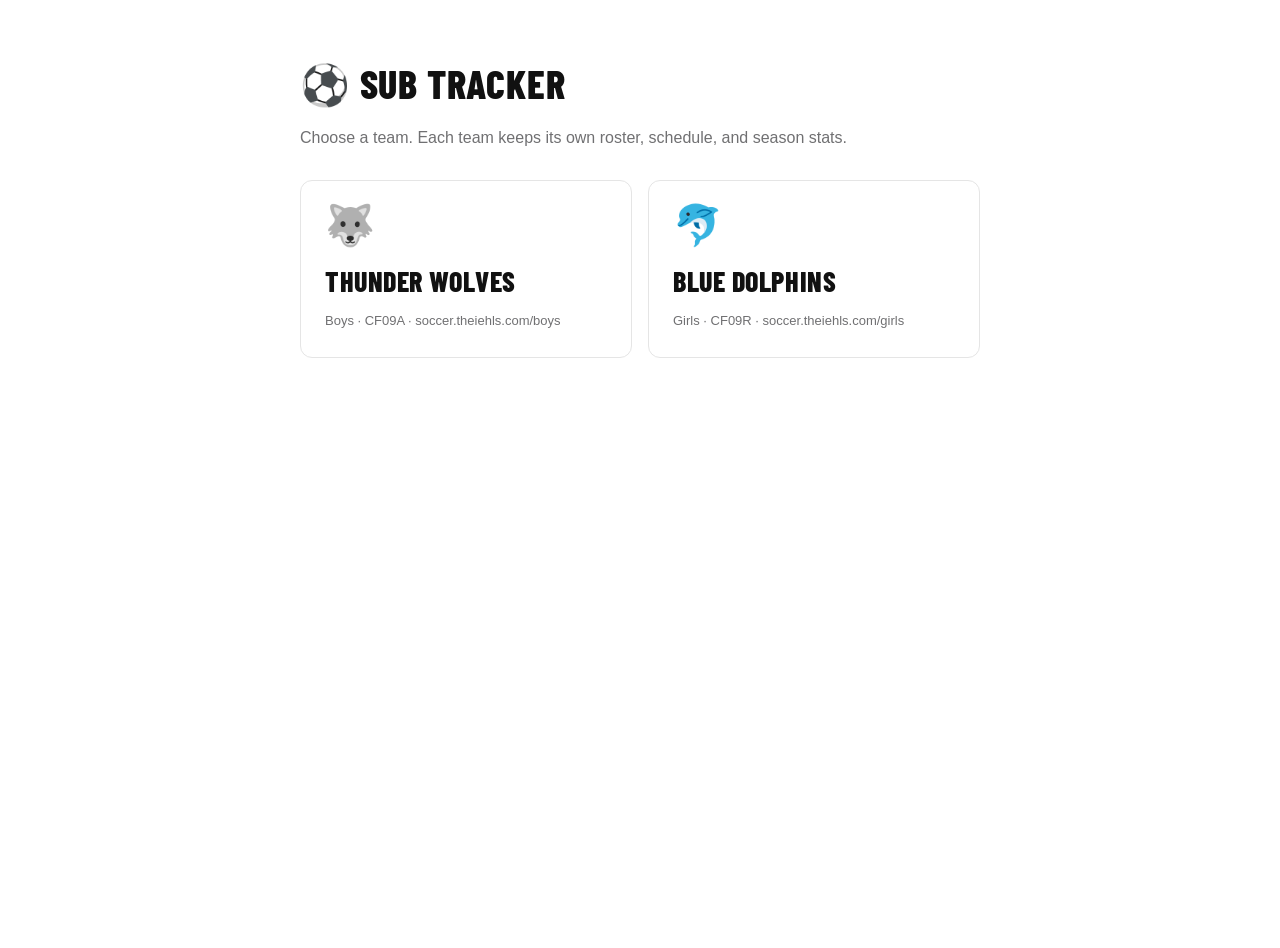
<file: index.html>
<!DOCTYPE html>
<html lang="en">
<head>
<meta charset="UTF-8">
<meta name="viewport" content="width=device-width, initial-scale=1.0">
<title>Sub Tracker — Choose Team</title>
<link rel="icon" href="data:image/svg+xml,<svg xmlns='http://www.w3.org/2000/svg' viewBox='0 0 32 32'><rect width='32' height='32' rx='6' fill='%23111111'/><text x='16' y='24' text-anchor='middle' font-size='22'>⚽</text></svg>">
<link rel="stylesheet" href="/app.css?v=20260914c">
<style>
.chooser{max-width:720px;margin:48px auto;padding:0 20px}
.chooser h1{font-family:var(--font-display,'Barlow Condensed',sans-serif);font-size:40px;font-weight:800;letter-spacing:.02em;margin:0 0 6px}
.chooser p{color:var(--text-secondary,#707072);margin:0 0 28px}
.team-grid{display:grid;grid-template-columns:repeat(auto-fit,minmax(260px,1fr));gap:16px}
.team-card{display:block;text-decoration:none;color:inherit;border:1px solid var(--grey-200,#e5e5e5);border-radius:12px;padding:24px;background:#fff;transition:transform .12s,box-shadow .12s}
.team-card:hover{transform:translateY(-2px);box-shadow:0 6px 20px rgba(0,0,0,.08)}
.team-card .emoji{font-size:40px;line-height:1;margin-bottom:12px}
.team-card .name{font-family:var(--font-display,'Barlow Condensed',sans-serif);font-size:28px;font-weight:800;letter-spacing:.02em}
.team-card .meta{color:var(--text-secondary,#707072);font-size:13px;margin-top:4px}
.team-card .last{display:inline-block;margin-top:12px;font-size:11px;font-weight:600;letter-spacing:.06em;text-transform:uppercase;color:#1a7f37}
</style>
</head>
<body>
<div class="chooser">
  <h1>⚽ SUB TRACKER</h1>
  <p>Choose a team. Each team keeps its own roster, schedule, and season stats.</p>
  <div class="team-grid">
    <a class="team-card" href="/boys/" data-slug="boys">
      <div class="emoji">🐺</div>
      <div class="name">THUNDER WOLVES</div>
      <div class="meta">Boys · CF09A · soccer.theiehls.com/boys</div>
    </a>
    <a class="team-card" href="/girls/" data-slug="girls">
      <div class="emoji">🐬</div>
      <div class="name">BLUE DOLPHINS</div>
      <div class="meta">Girls · CF09R · soccer.theiehls.com/girls</div>
    </a>
  </div>
</div>
<script>
// Highlight the team this browser used most recently (set by app.js). Never auto-redirects.
try{
  const last=localStorage.getItem('subtracker_last_team');
  const card=last&&document.querySelector(`.team-card[data-slug="${last}"]`);
  if(card){const t=document.createElement('div');t.className='last';t.textContent='Last used on this device';card.appendChild(t);}
}catch(e){}
</script>
</body>
</html>
</file>
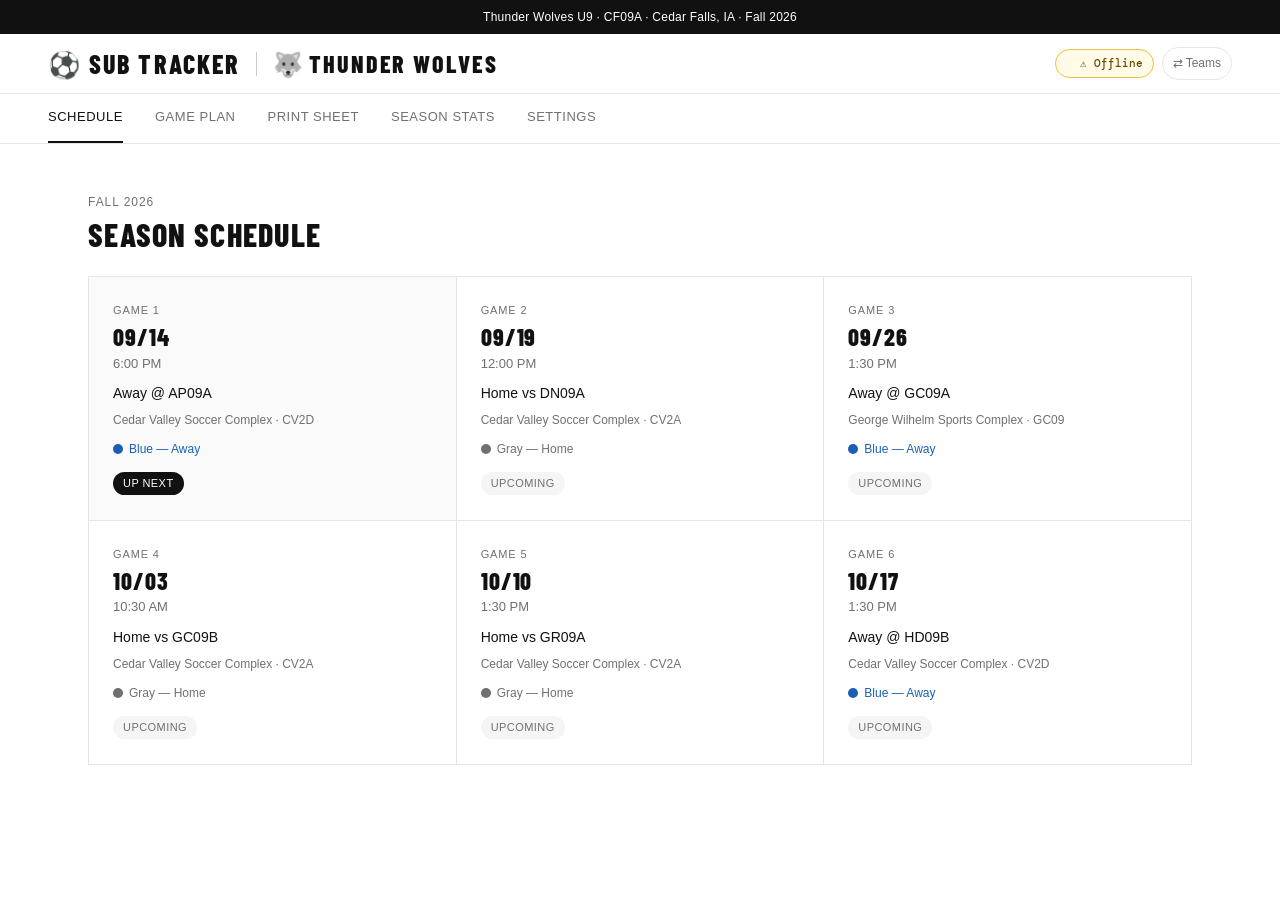
<file: boys/index.html>
<!DOCTYPE html>
<html lang="en">
<head>
<meta charset="UTF-8">
<meta name="viewport" content="width=device-width, initial-scale=1.0">
<title>Sub Tracker</title>
<link id="favicon" rel="icon" href="data:image/svg+xml,<svg xmlns='http://www.w3.org/2000/svg' viewBox='0 0 32 32'><rect width='32' height='32' rx='6' fill='%23111111'/><text x='16' y='24' text-anchor='middle' font-size='22'>⚽</text></svg>">
<link rel="stylesheet" href="/app.css?v=20260914c">
</head>
<body>
<div id="app"></div>
<script src="/markup.js?v=20260914c"></script>
<script src="/app.js?v=20260914c"></script>
</body>
</html>
</file>
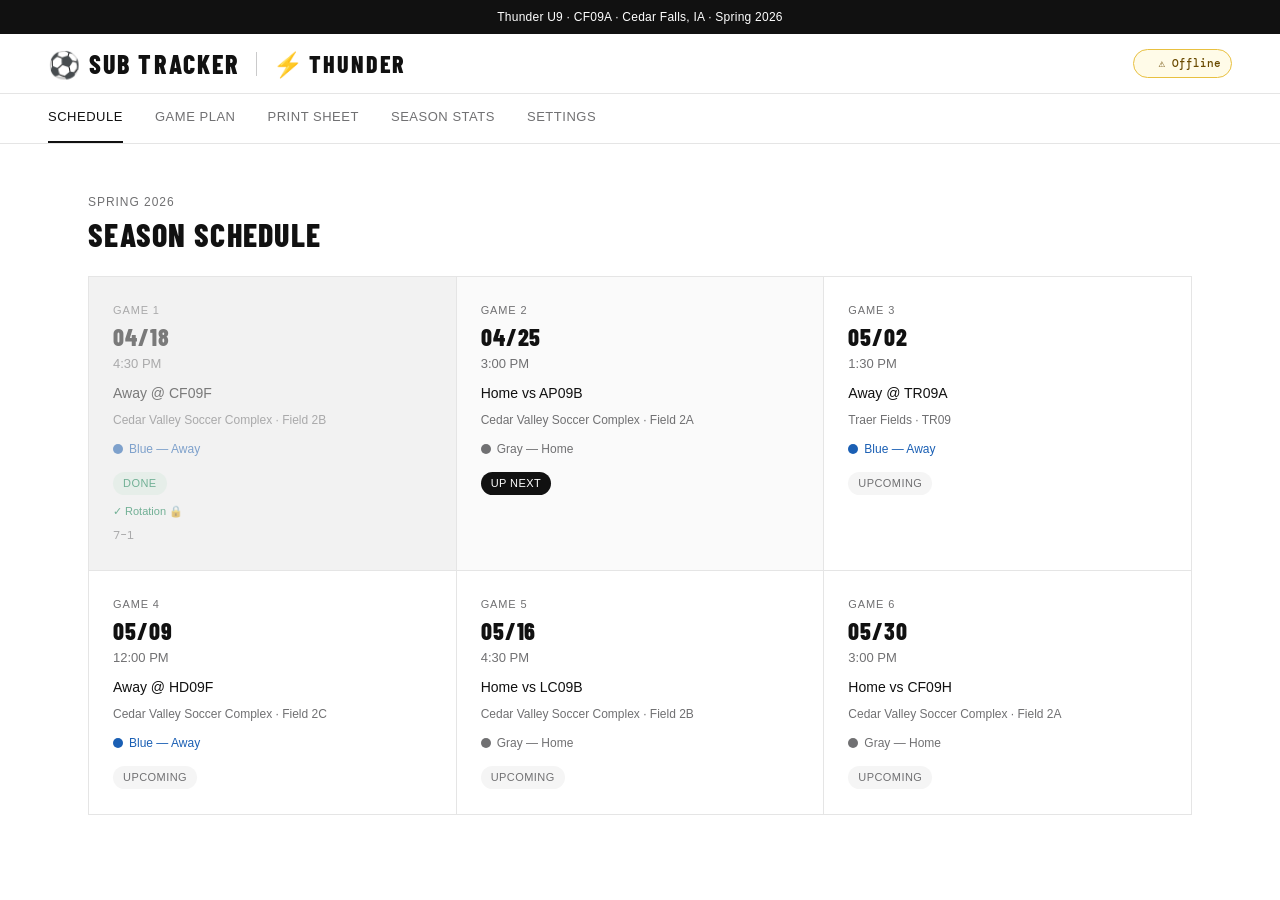
<file: archive/index-single-file-spring-2026.html>
<!DOCTYPE html>
<html lang="en">
<head>
<meta charset="UTF-8">
<meta name="viewport" content="width=device-width, initial-scale=1.0">
<title>Sub Tracker</title>
<link rel="icon" href="data:image/svg+xml,<svg xmlns='http://www.w3.org/2000/svg' viewBox='0 0 32 32'><rect width='32' height='32' rx='6' fill='%23111111'/><text x='16' y='24' text-anchor='middle' font-size='22'>⚽</text></svg>">
<style>
/* ── FONTS ── */
@import url('https://fonts.googleapis.com/css2?family=DM+Mono:wght@400;500&family=Barlow+Condensed:wght@700;800&family=Helvetica+Neue:wght@400;500&display=swap');

/* ── NIKE DESIGN SYSTEM TOKENS ── */
:root {
  /* Nike core */
  --black: #111111;
  --white: #FFFFFF;
  --grey-50:  #FAFAFA;
  --grey-100: #F5F5F5;
  --grey-200: #E5E5E5;
  --grey-300: #CACACB;
  --grey-500: #707072;
  --grey-700: #39393B;
  --grey-800: #28282A;
  --grey-900: #1F1F21;

  /* Semantic */
  --red:    #D30005;
  --green:  #007D48;
  --blue:   #1151FF;
  --orange: #FF5000;

  /* Text */
  --text-primary:   #111111;
  --text-secondary: #707072;
  --text-disabled:  #9E9EA0;

  /* Borders */
  --border-primary:   #707072;
  --border-secondary: #CACACB;
  --border-active:    #111111;

  /* Typography */
  --font-display: 'Barlow Condensed', 'Helvetica Neue', Helvetica, Arial, sans-serif;
  --font-body:    'Helvetica Neue', Helvetica, Arial, sans-serif;
  --font-mono:    'DM Mono', 'Courier New', monospace;

  /* Team accent (used ONLY for header branding — UI stays monochromatic) */
  --bolt: #F5C518;
  --bolt-d: #D4A810;

  /* Jersey */
  --j-blue: #1A5FB4;
  --j-gray: #707072;

  /* Positions — only color in the UI per Nike "product=color" principle */
  --pos-fwd-bg: #FFF8E8; --pos-fwd-fg: #7A4A00;
  --pos-mp-bg:  #E8F4FF; --pos-mp-fg:  #1A4A7A;
  --pos-mc-bg:  #E8FFF0; --pos-mc-fg:  #1A5A2A;
  --pos-def-bg: #FFE8F0; --pos-def-fg: #7A1A2A;
}

/* ── RESET ── */
*, *::before, *::after { box-sizing: border-box; margin: 0; padding: 0; }
html { -webkit-font-smoothing: antialiased; }
body {
  font-family: var(--font-body);
  font-weight: 400;
  background: var(--white);
  color: var(--text-primary);
  min-height: 100vh;
  font-size: 16px;
  line-height: 1.75;
}

/* ── PROMO BANNER ── */
.promo-bar {
  background: var(--black);
  color: var(--white);
  font-size: 12px;
  font-weight: 500;
  text-align: center;
  padding: 8px 16px;
  letter-spacing: 0.02em;
  line-height: 1.5;
}

/* ── HEADER / NAV ── */
header {
  background: var(--white);
  border-bottom: 1px solid var(--grey-200);
  position: sticky;
  top: 0;
  z-index: 200;
  height: 60px;
  display: flex;
  align-items: center;
  justify-content: space-between;
  padding: 0 48px;
}
.h-left { display: flex; align-items: center; gap: 12px; }
.h-wordmark {
  font-family: var(--font-display);
  font-size: 26px;
  font-weight: 800;
  text-transform: uppercase;
  letter-spacing: 0.08em;
  color: var(--black);
  line-height: 1;
}
.h-submark {
  font-family: var(--font-display);
  font-size: 24px;
  font-weight: 800;
  text-transform: uppercase;
  letter-spacing: 0.08em;
  color: var(--black);
  line-height: 1;
  display: flex;
  align-items: center;
  gap: 4px;
  border-left: 1px solid var(--border-secondary);
  padding-left: 16px;
  margin-left: 4px;
}
.h-submark .bolt { color: var(--bolt); }
.h-right { display: flex; align-items: center; gap: 8px; }
.sync-dot {
  display: inline-flex;
  align-items: center;
  gap: 6px;
  padding: 4px 10px;
  border-radius: 30px;
  font-family: var(--font-mono);
  font-size: 11px;
  font-weight: 500;
  border: 1px solid transparent;
}
.sync-dot .dot {
  width: 8px;
  height: 8px;
  border-radius: 50%;
  flex-shrink: 0;
}
.sync-dot.sd-ok     { background: #E8F8EE; border-color: #70C880; color: #1A5A2A; }
.sync-dot.sd-ok     .dot { background: #007D48; }
.sync-dot.sd-syncing{ background: var(--grey-100); border-color: var(--border-secondary); color: var(--text-secondary); }
.sync-dot.sd-syncing .dot { background: var(--grey-300); animation: pulse 1s infinite; }
.sync-dot.sd-warn   { background: #FFFBE8; border-color: #E8C040; color: #6A4A00; }
.sync-dot.sd-unauth { background: #FFE8E8; border-color: #E08080; color: var(--red); }
.sync-dot.sd-unauth .dot { background: var(--red); }
@keyframes pulse { 0%,100%{opacity:1} 50%{opacity:.3} }

/* ── NAV TABS ── */
.tabs {
  background: var(--white);
  display: flex;
  padding: 0 48px;
  border-bottom: 1px solid var(--grey-200);
  overflow-x: auto;
  gap: 0;
}
.tabs::-webkit-scrollbar { display: none; }
.tab {
  padding: 12px 0;
  margin-right: 32px;
  font-size: 13px;
  font-weight: 500;
  color: var(--text-secondary);
  cursor: pointer;
  border-bottom: 2px solid transparent;
  transition: color 0.15s, border-color 0.15s;
  white-space: nowrap;
  letter-spacing: 0.04em;
  user-select: none;
  text-transform: uppercase;
  touch-action: manipulation;
  -webkit-tap-highlight-color: transparent;
}
.tab:hover { color: var(--black); }
.tab.on { color: var(--black); border-bottom-color: var(--black); }

/* ── PAGES ── */
.page { display: none; padding: 48px; max-width: 1200px; margin: 0 auto; }
.page.on { display: block; }

/* ── SECTION HEADINGS ── */
.section-eyebrow {
  font-size: 12px;
  font-weight: 500;
  color: var(--text-secondary);
  text-transform: uppercase;
  letter-spacing: 0.08em;
  margin-bottom: 4px;
}
.section-title {
  font-family: var(--font-display);
  font-size: 32px;
  font-weight: 800;
  text-transform: uppercase;
  letter-spacing: 0.04em;
  line-height: 1.1;
  color: var(--black);
  margin-bottom: 24px;
}
.page-meta {
  font-size: 14px;
  font-weight: 500;
  color: var(--text-secondary);
  margin-bottom: 32px;
  display: flex;
  align-items: center;
  gap: 8px;
  flex-wrap: wrap;
}
.meta-sep { color: var(--grey-300); }

/* ── CARDS ── */
.card {
  background: var(--white);
  border: 1px solid var(--grey-200);
  border-radius: 0;
  padding: 24px;
  margin-bottom: 1px;
}
.card-group { border: 1px solid var(--grey-200); margin-bottom: 24px; }
.card-group .card { border: none; border-bottom: 1px solid var(--grey-200); margin-bottom: 0; }
.card-group .card:last-child { border-bottom: none; }
.card-label {
  font-size: 12px;
  font-weight: 500;
  text-transform: uppercase;
  letter-spacing: 0.08em;
  color: var(--text-secondary);
  margin-bottom: 16px;
  display: flex;
  justify-content: space-between;
  align-items: center;
}

/* ── BUTTONS — Nike pill style ── */
.btn {
  display: inline-flex;
  align-items: center;
  gap: 6px;
  padding: 12px 24px;
  border-radius: 30px;
  border: none;
  font-family: var(--font-body);
  font-size: 14px;
  font-weight: 500;
  cursor: pointer;
  transition: background 0.2s ease, border-color 0.2s ease, color 0.2s ease;
  white-space: nowrap;
  letter-spacing: 0.01em;
  line-height: 1.5;
  touch-action: manipulation;
  -webkit-tap-highlight-color: transparent;
}
.btn-primary {
  background: var(--black);
  color: var(--white);
}
.btn-primary:hover { background: var(--grey-500); }

.btn-secondary {
  background: transparent;
  color: var(--black);
  border: 1.5px solid var(--border-secondary);
}
.btn-secondary:hover { border-color: var(--border-primary); }

.btn-sm {
  padding: 8px 16px;
  font-size: 13px;
}

.btn-ghost {
  background: var(--grey-100);
  color: var(--text-secondary);
  border: none;
}
.btn-ghost:hover { background: var(--grey-200); }

.btn-danger {
  background: var(--red);
  color: var(--white);
  border: none;
}
.btn-danger:hover { background: #AA0004; }

.btn-lock-on {
  background: #E8F8EE;
  color: var(--green);
  border: 1.5px solid var(--green);
  font-weight: 600;
}
.btn-lock-off {
  background: var(--grey-100);
  color: var(--text-primary);
  border: 1.5px solid var(--border-secondary);
}
.btn-lock-off:hover { border-color: var(--border-primary); }

/* ── BADGES ── */
.badge {
  display: inline-block;
  padding: 2px 10px;
  border-radius: 30px;
  font-size: 11px;
  font-weight: 500;
  font-family: var(--font-body);
  background: var(--grey-100);
  border: 1px solid var(--border-secondary);
  color: var(--text-secondary);
  letter-spacing: 0.02em;
}
.badge-green { background: #E8F8EE; border-color: #70C880; color: var(--green); }
.badge-warn  { background: #FFFBE8; border-color: #E8C040; color: #6A4A00; }
.badge-red   { background: #FFE8E8; border-color: #E08080; color: var(--red); }
.badge-blue  { background: #E8F0FF; border-color: #90B8F8; color: var(--blue); }
.badge-bolt  { background: rgba(245,197,24,.12); border-color: var(--bolt-d); color: #6A4A00; }

/* ── DIVIDER ── */
.divider { height: 1px; background: var(--grey-200); margin: 24px 0; }

/* ── JERSEY CHIP — Nike pill style ── */
.jersey-chip {
  display: inline-flex;
  align-items: center;
  gap: 8px;
  padding: 8px 16px;
  border-radius: 30px;
  font-size: 13px;
  font-weight: 500;
  letter-spacing: 0.02em;
  margin-bottom: 24px;
}
.jersey-home {
  background: var(--grey-100);
  color: var(--j-gray);
  border: 1.5px solid var(--border-secondary);
}
.jersey-away {
  background: #E8F0FF;
  color: var(--j-blue);
  border: 1.5px solid #90B8F8;
}
.j-dot {
  width: 10px;
  height: 10px;
  border-radius: 50%;
  display: inline-block;
  flex-shrink: 0;
}
.j-dot-home { background: var(--j-gray); }
.j-dot-away { background: var(--j-blue); }

/* ── ALERTS ── */
.alert {
  padding: 12px 16px;
  font-size: 14px;
  font-weight: 400;
  margin-bottom: 8px;
  display: flex;
  gap: 10px;
  align-items: flex-start;
  line-height: 1.5;
  border-radius: 0;
}
.a-warn { background: #FFFBE8; border-left: 3px solid #E8C040; color: #6A4A00; }
.a-ok   { background: #E8F8EE; border-left: 3px solid var(--green); color: #1A5A2A; }
.a-info { background: #E8F0FF; border-left: 3px solid var(--blue); color: #1A2A6A; }

/* ── ATTENDANCE GRID ── */
.att-grid {
  display: grid;
  grid-template-columns: repeat(4, 1fr);
  gap: 8px;
  margin-bottom: 16px;
}
.att-btn {
  border: 1.5px solid var(--border-secondary);
  border-radius: 30px;
  padding: 10px 8px;
  text-align: center;
  cursor: pointer;
  transition: all 0.15s ease;
  background: var(--white);
  font-size: 14px;
  font-weight: 500;
  color: var(--text-primary);
  user-select: none;
  font-family: var(--font-body);
  touch-action: manipulation;
  -webkit-tap-highlight-color: transparent;
}
.att-btn:hover { border-color: var(--border-primary); }
.att-btn.yes {
  border-color: var(--black);
  background: var(--black);
  color: var(--white);
}
.att-btn.no { opacity: 0.32; text-decoration: line-through; color: var(--text-disabled); border-style: dashed; }

/* ── ROTATION TABLE ── */
.rot-block { margin-bottom: 24px; border: 1px solid var(--grey-200); }
.rot-qhead {
  background: var(--black);
  color: var(--white);
  padding: 10px 16px;
  font-family: var(--font-display);
  font-size: 18px;
  font-weight: 800;
  text-transform: uppercase;
  letter-spacing: 0.08em;
  display: flex;
  justify-content: space-between;
  align-items: center;
}
.rot-qhead .qtime {
  font-family: var(--font-mono);
  font-size: 11px;
  font-weight: 400;
  color: var(--grey-500);
  letter-spacing: 0.04em;
}
.rot-tbl { width: 100%; border-collapse: collapse; }
.rot-tbl th {
  background: var(--grey-100);
  color: var(--text-secondary);
  padding: 8px 16px;
  font-size: 11px;
  font-weight: 500;
  text-transform: uppercase;
  letter-spacing: 0.06em;
  text-align: center;
  border-bottom: 1px solid var(--grey-200);
}
.rot-tbl th:first-child { text-align: left; width: 100px; }
.rot-tbl td {
  padding: 10px 16px;
  font-size: 14px;
  font-weight: 500;
  text-align: center;
  border-top: 1px solid var(--grey-200);
}
.rot-tbl td:first-child {
  font-size: 12px;
  font-weight: 500;
  color: var(--text-secondary);
  text-transform: uppercase;
  letter-spacing: 0.06em;
  background: var(--grey-50);
  text-align: left;
}
/* Position colors — the only non-grey color in the UI */
.cfwd { background: var(--pos-fwd-bg); color: var(--pos-fwd-fg); }
.cmp  { background: var(--pos-mp-bg);  color: var(--pos-mp-fg);  }
.cmc  { background: var(--pos-mc-bg);  color: var(--pos-mc-fg);  }
.cdef { background: var(--pos-def-bg); color: var(--pos-def-fg); }
.cout { color: var(--text-secondary); font-style: italic; font-size: 12px; font-weight: 400; }
.editable { cursor: pointer; touch-action: manipulation; -webkit-tap-highlight-color: transparent; }
.editable:hover { outline: 2px solid var(--black); outline-offset: -2px; }

/* ── LOCK BAR ── */
.lock-bar {
  display: flex;
  gap: 8px;
  align-items: center;
  flex-wrap: wrap;
  padding: 12px 16px;
  background: var(--grey-100);
  border: 1px solid var(--grey-200);
  margin-bottom: 16px;
}
.lock-msg {
  font-size: 13px;
  font-weight: 500;
  color: var(--text-secondary);
  flex: 1;
}

/* ── CELL DROPDOWN ── */
.cell-drop {
  position: fixed;
  z-index: 500;
  background: var(--white);
  border: 1px solid var(--black);
  border-radius: 0;
  box-shadow: 0 8px 24px rgba(0,0,0,0.15);
  min-width: 130px;
  max-height: 220px;
  overflow-y: auto;
}
.cell-drop div {
  padding: 10px 16px;
  font-size: 14px;
  font-weight: 400;
  cursor: pointer;
  border-bottom: 1px solid var(--grey-100);
}
.cell-drop div:last-child { border-bottom: none; }
.cell-drop div:hover { background: var(--grey-100); }
.cell-drop div.curr { font-weight: 500; color: var(--black); }

/* ── SCORE ── */
.score-row { display: flex; gap: 16px; align-items: flex-end; flex-wrap: wrap; margin-bottom: 16px; }
.score-in {
  width: 72px;
  font-family: var(--font-mono);
  font-size: 28px;
  font-weight: 500;
  text-align: center;
  border: 1.5px solid var(--border-secondary);
  border-radius: 0;
  padding: 8px;
  color: var(--text-primary);
  background: var(--grey-100);
}
.score-in:focus { border-color: var(--border-active); outline: 2px solid rgba(39,93,197,1); }
.score-display {
  font-family: var(--font-display);
  font-size: 36px;
  font-weight: 800;
  letter-spacing: 0.04em;
  color: var(--black);
  text-transform: uppercase;
}

/* ── CAPTAIN ── */
.cap-row { display: flex; gap: 10px; align-items: center; flex-wrap: wrap; margin-bottom: 12px; }
.cap-chip {
  padding: 8px 16px;
  border-radius: 30px;
  font-size: 13px;
  font-weight: 500;
  background: var(--grey-100);
  border: 1.5px solid var(--border-secondary);
  color: var(--text-primary);
  display: flex;
  align-items: center;
  gap: 6px;
}
.cap-chip .star { color: var(--bolt); font-size: 14px; }

/* ── EMAIL BOX ── */
.email-box {
  background: var(--grey-100);
  border: 1px solid var(--grey-200);
  padding: 16px;
  font-family: var(--font-mono);
  font-size: 12px;
  line-height: 1.8;
  color: var(--text-primary);
  white-space: pre-wrap;
  margin-bottom: 12px;
  max-height: 240px;
  overflow-y: auto;
  border-radius: 0;
}

/* ── SEASON STATS ── */
.stats-tbl { width: 100%; border-collapse: collapse; font-size: 14px; }
.stats-tbl th {
  background: var(--black);
  color: var(--white);
  padding: 10px 14px;
  text-align: left;
  font-size: 11px;
  font-weight: 500;
  text-transform: uppercase;
  letter-spacing: 0.07em;
}
.stats-tbl td {
  padding: 10px 14px;
  border-bottom: 1px solid var(--grey-200);
  font-size: 13px;
  font-weight: 400;
}
.stats-tbl tr:last-child td { border-bottom: none; }
.stats-tbl tr:hover td { background: var(--grey-50); }
.stats-tbl td:first-child { font-weight: 500; font-size: 14px; }
.pips { display: flex; gap: 4px; }
.pip {
  width: 22px;
  height: 22px;
  border-radius: 4px;
  display: inline-flex;
  align-items: center;
  justify-content: center;
  font-size: 10px;
  font-weight: 500;
  font-family: var(--font-mono);
}
.pfwd { background: var(--pos-fwd-bg); color: var(--pos-fwd-fg); }
.pmp  { background: var(--pos-mp-bg);  color: var(--pos-mp-fg); }
.pmc  { background: var(--pos-mc-bg);  color: var(--pos-mc-fg); }
.pdef { background: var(--pos-def-bg); color: var(--pos-def-fg); }
.pip.hi { outline: 2px solid var(--red); }

/* ── SCHEDULE GRID ── */
.sched-grid { display: grid; grid-template-columns: repeat(3, 1fr); gap: 1px; background: var(--grey-200); border: 1px solid var(--grey-200); }
.sc {
  background: var(--white);
  padding: 24px;
  cursor: pointer;
  transition: background 0.15s ease;
  touch-action: manipulation;
  -webkit-tap-highlight-color: transparent;
}
.sc:hover { background: var(--grey-50); }
.sc.next { background: var(--grey-50); }
.sc.done { opacity: 0.5; }
.sc .gnum {
  font-size: 11px;
  font-weight: 500;
  color: var(--text-secondary);
  text-transform: uppercase;
  letter-spacing: 0.08em;
  margin-bottom: 4px;
}
.sc .gdate {
  font-family: var(--font-display);
  font-size: 24px;
  font-weight: 800;
  text-transform: uppercase;
  letter-spacing: 0.04em;
  color: var(--black);
  margin-bottom: 2px;
  line-height: 1.1;
}
.sc .gtime { font-size: 13px; font-weight: 400; color: var(--text-secondary); margin-bottom: 6px; }
.sc .gvs { font-size: 14px; font-weight: 500; color: var(--text-primary); margin-bottom: 4px; }
.sc .gloc { font-size: 12px; font-weight: 400; color: var(--text-secondary); margin-bottom: 8px; }
.sc .gstatus {
  display: inline-block;
  padding: 2px 10px;
  border-radius: 30px;
  font-size: 11px;
  font-weight: 500;
  text-transform: uppercase;
  letter-spacing: 0.04em;
}
.std { background: #E8F8EE; color: var(--green); }
.stn { background: var(--black); color: var(--white); }
.stu { background: var(--grey-100); color: var(--text-secondary); }

/* ── PRINT SHEET — screen preview ── */
@media screen {
  .print-copies { display: grid; gap: 16px; }
  .print-copy-card {
    border: 1px solid #000;
    padding: 12px;
    background: #fff;
    font-family: Arial, sans-serif;
    font-size: 11px;
  }
  .pc-header { border-bottom: 2px solid #000; padding-bottom: 6px; margin-bottom: 8px; }
  .pc-title { font-size: 13px; font-weight: 700; }
  .pc-meta { font-size: 11px; color: #444; line-height: 1.5; }
  .pc-table { width: 100%; border-collapse: collapse; font-size: 11px; margin-top: 8px; }
  .pc-table th {
    background: #e8e8e8;
    border: 1.5px solid #666;
    padding: 5px 7px;
    font-weight: 700;
    text-align: center;
    font-size: 10px;
    line-height: 1.3;
  }
  .pc-table th:first-child { text-align: left; min-width: 72px; }
  .pc-table td {
    border: 1px solid #aaa;
    padding: 5px 7px;
    text-align: center;
    vertical-align: middle;
  }
  .pc-table td:first-child {
    text-align: left;
    font-weight: 700;
    background: #f4f4f4;
    font-size: 10px;
    text-transform: uppercase;
    letter-spacing: 0.04em;
    white-space: nowrap;
  }
  .pc-table td.player-name { font-weight: 600; text-align: center; }
  .pc-table tr.out-row td { color: #555; font-style: italic; text-align: center; }
  .pc-table tr.out-row td:first-child { text-align: left; }
  /* Alternating row tint for readability */
  .pc-table tbody tr:nth-child(even) td { background: #fafafa; }
  .pc-table tbody tr:nth-child(even) td:first-child { background: #efefef; }
  /* Quarter column group separators */
  .pc-table th.q-start, .pc-table td.q-start { border-left: 2.5px solid #333; }
}

/* ── PRINT MEDIA — B&W, ink-minimal ── */
@page { size: letter portrait; margin: 0.25in; }
@media print {
  .promo-bar, header, .tabs, .no-print,
  .lock-bar, #alertBox, #doneCard, #capCard, #emailCard,
  .page-header-row { display: none !important; }
  body { background: #fff; font-family: Arial, sans-serif; font-size: 10pt; }
  .page.on { padding: 4px; max-width: 100%; }
  .print-copies { display: block; }
  .print-copy-card {
    border: 1px solid #000;
    padding: 5px 6px;
    page-break-inside: avoid;
    break-inside: avoid;
    margin-bottom: 6px;
    background: #fff;
  }
  .pc-header { border-bottom: 2px solid #000; padding-bottom: 3px; margin-bottom: 4px; }
  .pc-title { font-size: 10pt; font-weight: 700; }
  .pc-meta { font-size: 8pt; color: #444; line-height: 1.4; }
  .pc-table { width: 100%; border-collapse: collapse; font-size: 8pt; margin-top: 4px; }
  .pc-table th { background: #eee !important; border: 1px solid #999; padding: 2px 4px; font-weight: 700; text-align: center; print-color-adjust: exact; -webkit-print-color-adjust: exact; font-size: 7.5pt; line-height: 1.3; }
  .pc-table th:first-child { text-align: left; }
  .pc-table td { border: 1px solid #999; padding: 2px 4px; text-align: center; vertical-align: middle; line-height: 1.3; }
  .pc-table td:first-child { text-align: left; font-weight: 700; background: #f0f0f0 !important; font-size: 7.5pt; text-transform: uppercase; letter-spacing: 0.03em; print-color-adjust: exact; -webkit-print-color-adjust: exact; }
  .pc-table td.player-name { font-weight: 600; text-align: center; }
  .pc-table tr.out-row td { color: #555; font-style: italic; text-align: center; font-size: 7.5pt; line-height: 1.3; }
  .pc-table tr.out-row td:first-child { text-align: left; }
  .pc-table th.q-start, .pc-table td.q-start { border-left: 2pt solid #333; }
  .no-print { display: none !important; }
}

/* ── INPUTS ── */
input[type=text], input[type=number], input[type=password], select {
  font-family: var(--font-body);
  font-size: 14px;
  font-weight: 400;
  padding: 10px 12px;
  border: 1.5px solid var(--border-secondary);
  border-radius: 8px;
  background: var(--grey-100);
  color: var(--text-primary);
  outline: none;
  transition: border-color 0.15s;
}
input:focus, select:focus {
  border-color: var(--border-active);
  background: var(--white);
  outline: 2px solid rgba(39,93,197,1);
  outline-offset: 0;
}
label {
  font-size: 12px;
  font-weight: 500;
  color: var(--text-secondary);
  text-transform: uppercase;
  letter-spacing: 0.06em;
  display: block;
  margin-bottom: 6px;
}

/* ── EQUITY BAR ── */
.eq-row { display: flex; align-items: center; gap: 12px; margin-bottom: 8px; }
.eq-name { width: 72px; font-size: 13px; font-weight: 500; }
.eq-track { flex: 1; background: var(--grey-200); height: 8px; border-radius: 0; overflow: hidden; }
.eq-fill { height: 100%; background: var(--black); border-radius: 0; transition: width 0.3s; }
.eq-val { font-family: var(--font-mono); font-size: 12px; color: var(--text-secondary); width: 52px; text-align: right; }

/* ── CAP SEASON GRID ── */
.cap-grid { display: flex; flex-wrap: wrap; gap: 8px; margin-top: 12px; }
.cap-cell {
  background: var(--grey-100);
  border: 1px solid var(--grey-200);
  padding: 12px 16px;
  text-align: center;
  min-width: 88px;
}
.cap-cell .cn { font-size: 14px; font-weight: 500; }
.cap-cell .cc { font-family: var(--font-mono); font-size: 11px; color: var(--text-secondary); }

/* ── ROSTER ── */
.roster-chips { display: flex; flex-wrap: wrap; gap: 8px; margin-bottom: 16px; }
.roster-chip {
  display: flex;
  align-items: center;
  gap: 6px;
  background: var(--grey-100);
  padding: 6px 12px;
  border-radius: 30px;
  border: 1px solid var(--border-secondary);
  font-size: 14px;
  font-weight: 500;
}
.roster-chip button {
  background: none;
  border: none;
  cursor: pointer;
  color: var(--text-secondary);
  font-size: 12px;
  padding: 0;
  line-height: 1;
  transition: color 0.1s;
}
.roster-chip button:hover { color: var(--red); }

/* ── UTILITY ── */
.flex { display: flex; }
.fb { display: flex; justify-content: space-between; align-items: center; }
.gap8 { gap: 8px; } .gap12 { gap: 12px; } .gap16 { gap: 16px; }
.wrap { flex-wrap: wrap; }
.mt8 { margin-top: 8px; } .mt16 { margin-top: 16px; } .mt24 { margin-top: 24px; }
.mb8 { margin-bottom: 8px; } .mb16 { margin-bottom: 16px; }
.mono { font-family: var(--font-mono); }
.sm { font-size: 13px; } .xs { font-size: 12px; }
.muted { color: var(--text-secondary); }
.bold { font-weight: 500; }
hr { border: none; border-top: 1px solid var(--grey-200); margin: 24px 0; }

/* ── TOAST ── */
.toast {
  position: fixed;
  bottom: 24px;
  left: 50%;
  transform: translateX(-50%);
  background: var(--black);
  color: var(--white);
  padding: 12px 24px;
  border-radius: 30px;
  font-size: 14px;
  font-weight: 500;
  z-index: 999;
  opacity: 0;
  transition: opacity 0.3s;
  pointer-events: none;
}
.toast.show { opacity: 1; }

/* ── PHONE SCREENSHOT OVERLAY ── */
.phone-overlay {
  display: none;
  position: fixed;
  inset: 0;
  background: #fff;
  z-index: 900;
  overflow-y: auto;
  -webkit-overflow-scrolling: touch;
}
.phone-overlay.open { display: block; }
.phone-overlay-bar {
  position: sticky;
  top: 0;
  background: var(--black);
  color: var(--white);
  padding: 14px 16px;
  display: flex;
  justify-content: space-between;
  align-items: center;
  z-index: 1;
}
.phone-overlay-bar span { font-size: 14px; font-weight: 500; }
.phone-overlay-bar button {
  background: none;
  border: none;
  color: var(--white);
  font-size: 22px;
  cursor: pointer;
  padding: 0 4px;
  line-height: 1;
  touch-action: manipulation;
  -webkit-tap-highlight-color: transparent;
}

@media (max-width: 768px) {
  header { padding: 0 16px; }
  .tabs { padding: 0 16px; }
  .page { padding: 24px 16px; }
  .h-wordmark { font-size: 18px; }
  .h-submark { font-size: 17px; padding-left: 12px; }
  .att-grid { grid-template-columns: repeat(4, 1fr); }
  .sched-grid { grid-template-columns: repeat(2, 1fr); }
  .print-copies { grid-template-columns: 1fr; }
  .rot-block { overflow-x: auto; -webkit-overflow-scrolling: touch; }
}
</style>
</head>
<body>

<!-- Promo bar -->
<div id="promoBar" class="promo-bar no-print">Sub Tracker</div>

<!-- Header -->
<header>
  <div class="h-left">
    <div class="h-wordmark">⚽ SUB TRACKER</div>
    <div class="h-submark"><span class="bolt">⚡</span> <span id="hTeamName">—</span></div>
  </div>
  <div class="h-right">
    <div id="syncBadge" class="sync-dot" style="display:none"></div>
  </div>
</header>

<!-- Tabs -->
<div class="tabs">
  <div class="tab on" onclick="nav('schedule',this)">Schedule</div>
  <div class="tab" id="tabPlan" onclick="navPlanTab(this)">Game Plan</div>
  <div class="tab"    onclick="nav('print',this)">Print Sheet</div>
  <div class="tab"    onclick="nav('season',this)">Season Stats</div>
  <div class="tab"    onclick="nav('settings',this)">Settings</div>
</div>

<!-- ══ PLAN ══ -->
<div id="page-plan" class="page">
  <div class="page-header-row fb mb16 wrap gap8 no-print">
    <div>
      <div class="section-eyebrow" id="planEyebrow">Game 2</div>
      <div class="section-title" id="planTitle">Home vs AP09B</div>
    </div>
    <div class="flex gap8 wrap">
      <button class="btn btn-secondary btn-sm" onclick="prevG()">← Prev</button>
      <button class="btn btn-secondary btn-sm" onclick="nextG()">Next →</button>
    </div>
  </div>
  <div class="page-meta" id="planMeta">—</div>

  <div id="jerseyBanner"></div>

  <!-- Captains -->
  <div class="card-group no-print" id="capCard">
    <div class="card">
      <div class="card-label">Captains <span id="capNote" class="badge badge-warn">Suggested</span></div>
      <div id="capArea"></div>
    </div>
  </div>

  <!-- Attendance -->
  <div class="card-group no-print">
    <div class="card">
      <div class="card-label">Attendance <span id="attBadge" class="badge">8/8</span></div>
      <div class="att-grid" id="attGrid"></div>
      <div class="flex gap8 wrap">
        <button class="btn btn-primary btn-sm" onclick="doGenerate()">⚡ Generate Rotation</button>
        <button class="btn btn-secondary btn-sm" onclick="allPresent()">All Present</button>
        <button class="btn btn-secondary btn-sm" id="reshuffleBtn" style="display:none" onclick="doReshuffle()">↻ Reshuffle</button>
      </div>
    </div>
  </div>

  <div id="alertBox"></div>

  <!-- Lock bar -->
  <div id="lockBar" class="lock-bar no-print" style="display:none">
    <span id="lockMsg" class="lock-msg">—</span>
    <button class="btn btn-sm" id="lockBtn" onclick="toggleLock()">🔓 Lock Plan</button>
    <button class="btn btn-secondary btn-sm" id="regenBtn" onclick="doGenerate()">↺ Regenerate</button>
  </div>

  <!-- Rotation -->
  <div id="rotArea"></div>

  <!-- Score -->
  <div id="doneCard" class="card-group no-print" style="display:none">
    <div class="card">
      <div class="card-label">Game Result</div>
      <div id="scoreDisplay"></div>
    </div>
  </div>

  <!-- Email -->
  <div id="emailCard" class="card-group no-print" style="display:none">
    <div class="card">
      <div class="card-label">Parent Game-Day Email</div>
      <div id="emailBody" class="email-box"></div>
      <button class="btn btn-primary btn-sm" onclick="copyEmail()">Copy to Clipboard</button>
    </div>
  </div>
</div>

<!-- ══ SEASON ══ -->
<div id="page-season" class="page">
  <div id="seasonEyebrow" class="section-eyebrow">—</div>
  <div class="section-title">Season Stats</div>
  <div class="card-group mb16">
    <div class="card"><div id="seasonSum" class="flex gap16 wrap"></div></div>
  </div>
  <div class="card-group mb16">
    <div class="card">
      <div class="card-label">Player Stats</div>
      <div id="statsAlerts"></div>
      <div style="overflow-x:auto;margin-top:8px">
        <table class="stats-tbl"><thead><tr>
          <th>Player</th><th>Games</th><th>Total Min</th><th>Avg/Game</th>
          <th>FWD</th><th>Mid-P</th><th>Mid-C</th><th>DEF</th>
          <th>Cap×</th><th>Position Mix</th>
        </tr></thead><tbody id="statsBody"></tbody></table>
      </div>
    </div>
  </div>
  <div class="card-group mb16">
    <div class="card">
      <div class="card-label">Playing Time Equity</div>
      <div id="equityBars" class="mt8"></div>
    </div>
  </div>
  <div class="card-group">
    <div class="card">
      <div class="card-label">Captain Rotation</div>
      <div class="xs muted mb8">Each player captains before anyone gets a 2nd turn. Game 1: Evan & Beckem.</div>
      <div id="capSeason" class="cap-grid"></div>
    </div>
  </div>
</div>

<!-- ══ PRINT ══ -->
<div id="page-print" class="page">
  <div id="printEyebrow" class="section-eyebrow no-print">—</div>
  <div class="section-title no-print">Game Day Sub Sheet</div>
  <div class="flex gap8 wrap mb16 no-print" style="align-items:flex-end">
    <div>
      <label>Select Game</label>
      <select id="printSel" onchange="renderPrint()"><option value="">Choose…</option></select>
    </div>
    <button class="btn btn-primary" onclick="window.print()" style="margin-top:22px">Print →</button>
    <button id="phoneViewBtn" class="btn btn-secondary" onclick="openPhoneView()" style="margin-top:22px;display:none">📱 Screenshot View</button>
  </div>
  <div id="printArea"><div class="muted sm" style="padding:24px 0">Select a game above to preview the print sheet.</div></div>
</div>

<!-- ══ SCHEDULE ══ -->
<div id="page-schedule" class="page on">
  <div id="schedEyebrow" class="section-eyebrow">Spring 2026</div>
  <div class="section-title">Season Schedule</div>
  <div class="sched-grid" id="schedGrid"></div>
</div>

<!-- ══ SETTINGS ══ -->
<div id="page-settings" class="page">
  <div id="settingsEyebrow" class="section-eyebrow">—</div>
  <div class="section-title">Settings</div>
  <div class="card-group mb16">
    <div class="card">
      <div class="card-label">Roster <button class="btn btn-sm" id="rosterLockBtn" onclick="toggleRosterLock()">🔒 Locked</button></div>
      <div id="rosterList"></div>
      <div id="rosterEditArea" style="display:none">
        <hr>
        <div class="flex gap8 wrap" style="align-items:flex-end">
          <div><label>Add Player</label><input type="text" id="newName" placeholder="First name" style="width:160px"></div>
          <button class="btn btn-primary btn-sm" onclick="addPlayer()" style="margin-top:22px">+ Add</button>
        </div>
      </div>
    </div>
  </div>
  <div class="card-group mb16">
    <div class="card">
      <div class="card-label">Team Details <button class="btn btn-sm" id="teamLockBtn" onclick="toggleTeamLock()">🔒 Locked</button></div>
      <div id="teamReadArea"></div>
      <div id="teamEditArea" style="display:none">
        <div class="flex gap16 wrap" style="align-items:flex-end;margin-top:4px">
          <div><label>Team Name</label><input type="text" id="cfgTeamName" placeholder="Thunder" style="width:160px"></div>
          <div><label>Team Code</label><input type="text" id="cfgTeamCode" placeholder="CF09A" style="width:120px"></div>
          <div><label>Location</label><input type="text" id="cfgTeamLoc" placeholder="Cedar Falls, IA" style="width:180px"></div>
          <div><label>Season</label><input type="text" id="cfgSeason" placeholder="Spring 2026" style="width:140px"></div>
          <button class="btn btn-primary btn-sm" onclick="saveTeamCfg()" style="margin-top:22px">Save</button>
        </div>
      </div>
    </div>
  </div>
  <div class="card-group mb16">
    <div class="card">
      <div class="card-label">Cloud Sync</div>
      <div class="flex gap8 wrap" style="align-items:flex-end">
        <div>
          <label>Coach Token (write access)</label>
          <input type="password" id="coachTokenInput" placeholder="Enter token to enable saving" style="width:240px" autocomplete="new-password">
        </div>
        <button class="btn btn-primary btn-sm" onclick="saveCoachToken()" style="margin-top:22px">Save Token</button>
        <button class="btn btn-secondary btn-sm" onclick="forcePullFromCloud()" style="margin-top:22px">Force Sync</button>
      </div>
      <div class="xs muted mt8" id="syncStatusMsg">Checking sync…</div>
    </div>
  </div>
  <div class="card-group">
    <div class="card">
      <div class="card-label">Data Management</div>
      <div class="flex gap8 wrap">
        <button class="btn btn-secondary btn-sm" onclick="exportData()">Export JSON</button>
        <button class="btn btn-secondary btn-sm" onclick="importData()">Import JSON</button>
        <button class="btn btn-danger btn-sm" onclick="resetAll()">Reset All Data</button>
      </div>
      <div class="xs muted mt8">Export JSON creates a local backup in case of cloud issues. Import restores from a backup. Reset clears all local and cloud data.</div>
    </div>
  </div>
</div>

<!-- Cell dropdown -->
<div id="cellDrop" class="cell-drop" style="display:none"></div>
<!-- Toast -->
<div id="toast" class="toast">Copied!</div>
<!-- Phone Screenshot Overlay -->
<div id="phoneOverlay" class="phone-overlay">
  <div class="phone-overlay-bar">
    <span>📱 Screenshot View</span>
    <button onclick="closePhoneView()">✕</button>
  </div>
  <div style="text-align:center;padding:8px 16px 4px;font-size:12px;color:#666">Scroll to view the full lineup, then screenshot to save.</div>
  <div id="phoneViewContent" style="padding:0 8px 40px"></div>
</div>

<script>
// ══════════════════════════════════════
// CONSTANTS
// ══════════════════════════════════════
const CFG_DEFAULTS={teamName:'Thunder',teamCode:'CF09A',teamLoc:'Cedar Falls, IA',season:'Spring 2026'};
function getCfg(){return{...CFG_DEFAULTS,...(S&&S.cfg?S.cfg:{})};}
function sanitize(s){return String(s).replace(/&/g,'&amp;').replace(/</g,'&lt;').replace(/>/g,'&gt;').replace(/"/g,'&quot;').replace(/'/g,'&#39;');}
const POS  = ['Forward','Mid (P)','Mid (C)','Defense'];
const PKEY = {'Forward':'fwd','Mid (P)':'mp','Mid (C)':'mc','Defense':'def'};
const PCLS = {'Forward':'cfwd','Mid (P)':'cmp','Mid (C)':'cmc','Defense':'cdef'};
const PLBL = {'Forward':'Forward','Mid (P)':'P-Mid','Mid (C)':'C-Mid','Defense':'Defense'};
const PPIP = {'Forward':'pfwd','Mid (P)':'pmp','Mid (C)':'pmc','Defense':'pdef'};

// Skill tiers — max 2 from either group per rotation slot (update here if ratings change)
const TIER_TOP = ['Evan','Jack','Jacob'];    // strongest → middle
const TIER_BOT = ['Theo','Ronan','Nathan'];  // weakest  → middle

// ── Slot-time helpers ───────────────────
// 7–8 players → rpq=2, split 5:00/5:00 (7-player: 1 carryover per quarter, all 3 bench players guaranteed slot 1)
// 6 players   → rpq=3, split 3:30/3:30/3:00 with [4,3,3] stat minutes
function fmtMin(m){
  const mins=Math.floor(m),secs=Math.round((m-mins)*60);
  return secs?`${mins}:${String(secs).padStart(2,'0')}`:`${mins}:00`;
}
function getSlotMins(rpq){
  if(rpq===3)return[4,3,3]; // approx integer stat-minutes for 3:30/3:30/3:00
  if(rpq===2)return[5,5];
  const base=Math.floor(10/rpq);
  return Array.from({length:rpq},(_,i)=>i===rpq-1?10-base*(rpq-1):base);
}
function getSlotTimes(rpq){
  if(rpq===3)return[{mS:0,mE:3.5},{mS:3.5,mE:7},{mS:7,mE:10}];
  if(rpq===2)return[{mS:0,mE:5},{mS:5,mE:10}];
  let t=0;const base=Math.floor(10/rpq);
  return Array.from({length:rpq},(_,i)=>{const s=t,e=i===rpq-1?10:t+base;t=e;return{mS:s,mE:e};});
}

// JERSEY RULE: Home = Gray, Away = Blue
const GAMES = [
  {id:1, date:'04/18', day:'Saturday, Apr 18', time:'4:30 PM', arrive:'4:00 PM',
   home:false, opp:'CF09F', loc:'Cedar Valley Soccer Complex', field:'Field 2B'},
  {id:2, date:'04/25', day:'Saturday, Apr 25', time:'3:00 PM', arrive:'2:30 PM',
   home:true,  opp:'AP09B', loc:'Cedar Valley Soccer Complex', field:'Field 2A'},
  {id:3, date:'05/02', day:'Saturday, May 2',  time:'1:30 PM', arrive:'1:00 PM',
   home:false, opp:'TR09A', loc:'Traer Fields', field:'TR09'},
  {id:4, date:'05/09', day:'Saturday, May 9',  time:'12:00 PM',arrive:'11:30 AM',
   home:false, opp:'HD09F', loc:'Cedar Valley Soccer Complex', field:'Field 2C'},
  {id:5, date:'05/16', day:'Saturday, May 16', time:'4:30 PM', arrive:'4:00 PM',
   home:true,  opp:'LC09B', loc:'Cedar Valley Soccer Complex', field:'Field 2B'},
  {id:6, date:'05/30', day:'Saturday, May 30', time:'3:00 PM', arrive:'2:30 PM',
   home:true,  opp:'CF09H', loc:'Cedar Valley Soccer Complex', field:'Field 2A'},
];

const ROSTER0 = ['Evan','Theo','Mateo','Beckem','Ronan','Jack','Nathan','Jacob'];
const G1R = [
  ['Evan','Theo','Mateo','Beckem'],
  ['Nathan','Jacob','Jack','Ronan'],
  ['Mateo','Beckem','Theo','Evan'],
  ['Ronan','Nathan','Jacob','Jack'],
  ['Beckem','Mateo','Evan','Theo'],
  ['Jacob','Ronan','Jack','Nathan'],
  ['Theo','Evan','Beckem','Mateo'],
  ['Jack','Jacob','Nathan','Ronan'],
];

// ── Jersey helper ─────────────────────
// Home = Gray, Away = Blue
function jerseyColor(g) { return g.home ? 'gray' : 'blue'; }
function jerseyLabel(g) { return g.home ? 'GRAY — Home' : 'BLUE — Away'; }

// ══════════════════════════════════════
// STATE
// ══════════════════════════════════════
function buildG1Stats(){
  const ps={};
  ROSTER0.forEach(p=>{ps[p]={gp:0,min:0,pos:{'Forward':0,'Mid (P)':0,'Mid (C)':0,'Defense':0}};});
  G1R.forEach(r=>POS.forEach((pos,i)=>{const p=r[i];if(p&&ps[p]){ps[p].min+=5;ps[p].pos[pos]++;}}));
  ROSTER0.forEach(p=>{if(ps[p].min>0)ps[p].gp=1;});
  return ps;
}
function fresh(){
  return {
    roster:[...ROSTER0],ps:buildG1Stats(),cfg:{},
    capLog:[{gid:1,caps:['Evan','Beckem']}],
    games:{'1':{done:true,att:[...ROSTER0],rots:G1R,rpq:2,locked:true,score:[7,1],caps:['Evan','Beckem']}},
    gid:2
  };
}
// ══════════════════════════════════════
// CLOUD SYNC
// ══════════════════════════════════════
const STORAGE_KEY = 'thunder_v2';
const TOKEN_KEY   = 'thunder_coach_token';
const WORKER_URL  = 'https://soccer.theiehls.com/api';

function getToken(){return localStorage.getItem(TOKEN_KEY)||'';}
function setToken(t){t?localStorage.setItem(TOKEN_KEY,t):localStorage.removeItem(TOKEN_KEY);}

function setSyncBadge(state){
  const b=document.getElementById('syncBadge');if(!b)return;
  const cfg={
    ok:      {cls:'sd-ok',     label:'Synced'},
    updated: {cls:'sd-ok',     label:'Updated'},
    syncing: {cls:'sd-syncing',label:'Syncing'},
    offline: {cls:'sd-warn',   label:'⚠ Offline'},
    unauth:  {cls:'sd-unauth', label:'⚠ Token invalid'},
  };
  const c=cfg[state];
  if(!c){b.style.display='none';return;}
  b.className=`sync-dot ${c.cls}`;
  b.innerHTML=`<span class="dot"></span>${c.label}`;
  b.style.display='';
  if(state==='unauth'){
    b.style.cursor='pointer';
    b.title='Click to go to Settings';
    b.onclick=()=>{const t=document.querySelector('.tab[onclick*="settings"]');nav('settings',t);};
  }else{
    b.style.cursor='';
    b.title='';
    b.onclick=null;
  }
}

async function pullFromCloud(){
  try{const r=await fetch(WORKER_URL+'/data',{cache:'no-store'});return r.ok?r.json():null;}
  catch{return null;}
}

async function pushToCloud(data){
  const token=getToken();if(!token)return false;
  try{
    const r=await fetch(WORKER_URL+'/data',{
      method:'PUT',
      headers:{'Content-Type':'application/json','X-Coach-Token':token},
      body:JSON.stringify(data)
    });
    if(r.status===401)return 'unauthorized';
    return r.ok?'ok':'error';
  }catch{return 'error';}
}

function rerenderCurrentPage(){
  const name=document.querySelector('.page.on')?.id.replace('page-','')||'schedule';
  if(name==='plan')renderPlan();
  else if(name==='season')renderSeason();
  else if(name==='schedule')renderSchedule();
  else if(name==='print'){populatePrintSel();renderPrint();}
  else if(name==='settings')renderSettings();
}
async function syncFromCloud(){
  setSyncBadge('syncing');
  const cloud=await pullFromCloud();
  if(!cloud){setSyncBadge('offline');updateSyncMsg();return;}
  const localTs=S._updatedAt||0,cloudTs=cloud._updatedAt||0;
  if(cloudTs>localTs){
    S=cloud;
    localStorage.setItem(STORAGE_KEY,JSON.stringify(S));
    setSyncBadge('updated');
    renderHeader();rerenderCurrentPage();
  }else{
    setSyncBadge('ok');
  }
  updateSyncMsg();
}

async function forcePullFromCloud(){
  setSyncBadge('syncing');
  const cloud=await pullFromCloud();
  if(!cloud){setSyncBadge('offline');showToast('Could not reach cloud.');return;}
  S=cloud;
  localStorage.setItem(STORAGE_KEY,JSON.stringify(S));
  setSyncBadge('updated');
  renderHeader();renderPlan();
  updateSyncMsg();
  showToast('Loaded latest data from cloud.');
}

function updateSyncMsg(){
  const el=document.getElementById('syncStatusMsg');if(!el)return;
  const token=getToken();
  const inp=document.getElementById('coachTokenInput');
  if(inp&&token&&!inp.value)inp.value='••••••••';
  el.textContent=token
    ?'Coach mode — changes save to cloud automatically.'
    :'View-only mode — data loads from cloud on refresh. Enter token to enable saving.';
}

function renderHeader(){
  const cfg=getCfg();
  document.title=`Sub Tracker — ${cfg.teamName}`;
  const pb=document.getElementById('promoBar');
  if(pb)pb.textContent=`${cfg.teamName} U9 · ${cfg.teamCode} · ${cfg.teamLoc} · ${cfg.season}`;
  const hn=document.getElementById('hTeamName');
  if(hn)hn.textContent=cfg.teamName.toUpperCase();
  const se=document.getElementById('seasonEyebrow');
  if(se)se.textContent=`${cfg.teamName} · ${cfg.teamCode}`;
  const pe=document.getElementById('printEyebrow');
  if(pe)pe.textContent=`${cfg.teamName} · ${cfg.teamCode}`;
  const sche=document.getElementById('schedEyebrow');
  if(sche)sche.textContent=cfg.season;
  const sete=document.getElementById('settingsEyebrow');
  if(sete)sete.textContent=`${cfg.teamName} · ${cfg.teamCode}`;
}

function saveCoachToken(){
  const v=document.getElementById('coachTokenInput').value.trim();
  if(v==='••••••••')return;
  setToken(v);
  updateSyncMsg();
  if(!v){showToast('Token cleared — view-only mode.');return;}
  setSyncBadge('syncing');
  pushToCloud(S).then(result=>{
    if(result==='ok'){setSyncBadge('ok');showToast('Token valid — coach mode active.');}
    else if(result==='unauthorized'){setSyncBadge('unauth');showToast('Token invalid — check and re-enter.');}
    else{setSyncBadge('offline');showToast('Token saved — could not reach cloud to verify.');}
  }).catch(()=>{setSyncBadge('offline');showToast('Token saved — network error.');});
}

function load(){try{const s=localStorage.getItem(STORAGE_KEY);if(s)return JSON.parse(s);}catch(e){}return fresh();}
function save(){
  S._updatedAt=Date.now();
  localStorage.setItem(STORAGE_KEY,JSON.stringify(S));
  pushToCloud(S).then(result=>{
    if(result==='ok')setSyncBadge('ok');
    else if(result==='unauthorized'){setSyncBadge('unauth');showToast('Coach token invalid — update it in Settings.');}
    else setSyncBadge('offline');
  }).catch(()=>setSyncBadge('offline'));
}
let S=load();

// ══════════════════════════════════════
// CAPTAINS
// ══════════════════════════════════════
function capCounts(){
  const c={};S.roster.forEach(p=>c[p]=0);
  (S.capLog||[]).forEach(({caps})=>caps.forEach(p=>{if(c[p]!==undefined)c[p]++;}));
  return c;
}
function suggestCaps(gid){
  // Always compute algorithmically, excluding this game's own capLog entry so confirmed
  // caps don't inflate the count and bias the next suggestion.
  const c={};S.roster.forEach(p=>c[p]=0);
  (S.capLog||[]).filter(e=>e.gid!==gid).forEach(({caps})=>caps.forEach(p=>{if(c[p]!==undefined)c[p]++;}));
  const att=getAtt(gid);
  return [...att].map(p=>({p,c:c[p]||0}))
    .sort((a,b)=>a.c!==b.c?a.c-b.c:S.roster.indexOf(a.p)-S.roster.indexOf(b.p))
    .slice(0,2).map(x=>x.p);
}
function getAtt(gid){const gd=S.games[String(gid)];return gd&&gd.att?gd.att:[...S.roster];}

// ══════════════════════════════════════
// PARENT EMAIL
// ══════════════════════════════════════
function buildEmail(gid){
  const g=GAMES.find(x=>x.id===gid);
  const gd=S.games[String(gid)]||{};
  const jersey=g.home?'GRAY':'BLUE';
  const homeAway=g.home?`Home vs ${g.opp}`:`Away @ ${g.opp}`;
  return `Hello ${getCfg().teamName} families,

Quick note ahead of this week's game:

Game: ${homeAway}
Date: ${g.day}
Location: ${g.loc} — ${g.field}
Arrive by: ${g.arrive}
Game time: ${g.time}
Jerseys: Wear ${jersey}

Thanks, Mark`;
}

// ══════════════════════════════════════
// ROTATION GENERATOR
// ══════════════════════════════════════
function perms4(){
  const r=[];
  for(let a=0;a<4;a++)for(let b=0;b<4;b++)if(b!==a)for(let c=0;c<4;c++)if(c!==a&&c!==b)for(let d=0;d<4;d++)if(d!==a&&d!==b&&d!==c)r.push([a,b,c,d]);
  return r;
}
const PERMS4=perms4();

function bestPos(players,gp,sp,prevFirst,randFn,posWeights){
  posWeights=posWeights||{};
  let best=null,bestScore=Infinity;
  for(const perm of PERMS4){
    let score=0;
    for(let pi=0;pi<4;pi++){
      const pos=POS[perm[pi]],p=players[pi];
      if((gp[p]&&gp[p][pos])||0)score+=500;
      score+=((sp[p]&&sp[p][pos])||0)*3;
      if(posWeights[p]&&posWeights[p][pos])score-=posWeights[p][pos]; // bonus for underplayed FWD/DEF
    }
    if(prevFirst){let m=0;for(let pi=0;pi<4;pi++)if(prevFirst[perm[pi]]===players[pi])m++;score+=m*8;}
    score+=randFn()*0.5;
    if(score<bestScore){bestScore=score;best=perm;}
  }
  const rot=new Array(4);for(let pi=0;pi<4;pi++)rot[best[pi]]=players[pi];return rot;
}

// Returns {playerName:'first'|'second'} for up to 2 players who were exclusively
// in the same half-of-quarter group across the last 2 completed games.
function computeGroupPrefs(){
  const done=Object.entries(S.games)
    .filter(([,gd])=>gd.done&&gd.rots)
    .sort(([a],[b])=>parseInt(a)-parseInt(b));
  if(done.length<2)return{};
  const last2=done.slice(-2);
  const result={};
  S.roster.forEach(p=>{
    let alwaysFirst=true,alwaysSecond=true,gameCount=0;
    last2.forEach(([,gd])=>{
      const rpq=gd.rpq||2;let fc=0,sc=0;
      for(let q=0;q<4;q++){
        if((gd.rots[q*rpq]||[]).includes(p))fc++;
        else if((gd.rots[q*rpq+1]||[]).includes(p))sc++;
      }
      if(fc>0||sc>0)gameCount++;
      if(fc>0&&sc===0)alwaysSecond=false;
      else if(sc>0&&fc===0)alwaysFirst=false;
      else if(fc>0||sc>0){alwaysFirst=false;alwaysSecond=false;}
      // fc===0 && sc===0 → absent; don't break the streak
    });
    if(gameCount<2)return; // need data from both games
    if(alwaysFirst)result[p]='first';
    else if(alwaysSecond)result[p]='second';
  });
  const keys=Object.keys(result);
  if(keys.length>2)keys.slice(2).forEach(k=>delete result[k]); // cap at 2 per-game corrections
  return result;
}

// Swaps out up to one over-represented tier player per tier so neither top nor bottom
// tier exceeds 2 players on the field in a single rotation slot.
// guaranteed: Set of players who must not be removed (consecutive-slot protection).
// mustSit: Set of players who played the two preceding slots and must bench this slot.
function applyTierBalance(onField,avail,tgtMap,used,left,topTier,botTier,guaranteed,mustSit){
  guaranteed=guaranteed||new Set();
  mustSit=mustSit||new Set();
  let field=[...onField],bench=[...avail];
  for(const [tier,notTier] of [[topTier,p=>!topTier.includes(p)],[botTier,p=>!botTier.includes(p)]]){
    if(field.filter(p=>tier.includes(p)).length<=2)continue;
    const out=field.find(p=>tier.includes(p)&&!guaranteed.has(p)&&(tgtMap[p]-used[p])<left);
    if(!out)continue;
    const inn=bench.find(p=>notTier(p)&&!mustSit.has(p)&&(tgtMap[p]-used[p])>0);
    if(!inn)continue;
    field=field.filter(p=>p!==out); field.push(inn);
    bench=bench.filter(p=>p!==inn); bench.push(out);
  }
  return field;
}

function genRots(players,seasonStats,prevRots,seed,groupPrefs,tierConfig){
  groupPrefs=groupPrefs||{};
  const topTier=(tierConfig&&tierConfig.top)||[];
  const botTier=(tierConfig&&tierConfig.bot)||[];

  const n=players.length,rpq=n>=7?2:3,total=4*rpq,totalSlots=total*4;
  const sMins=players.map(p=>seasonStats[p]?.min||0),minS=Math.min(...sMins);
  const invW=sMins.map(m=>1/(1+(m-minS)/10)),wSum=invW.reduce((a,b)=>a+b,0);
  const raw=invW.map(w=>(w/wSum)*totalSlots),tgt=raw.map(x=>Math.floor(x));
  let rem=totalSlots-tgt.reduce((a,b)=>a+b,0);
  raw.map((x,i)=>({i,f:x-Math.floor(x)})).sort((a,b)=>b.f-a.f).forEach(({i},k)=>{if(k<rem)tgt[i]++;});
  const tgtMap={};players.forEach((p,i)=>tgtMap[p]=tgt[i]);
  const sp={};players.forEach(p=>{sp[p]={...((seasonStats[p]&&seasonStats[p].pos)||{'Forward':0,'Mid (P)':0,'Mid (C)':0,'Defense':0})};});

  // Position-imbalance weights: bonus for underplayed FWD/DEF vs season fair share
  const posWeights={};
  players.forEach(p=>{
    const pd=seasonStats[p]?.pos||{'Forward':0,'Mid (P)':0,'Mid (C)':0,'Defense':0};
    const tot=Object.values(pd).reduce((a,b)=>a+b,0);
    posWeights[p]={};
    if(tot>0){const fair=tot/4;['Forward','Defense'].forEach(pos=>{const def=fair-(pd[pos]||0);if(def>0.5)posWeights[p][pos]=Math.min(def*2,8);});}
  });

  let rng=seed||42;const rand=()=>{rng=(rng*1664525+1013904223)&0xffffffff;return(rng>>>0)/4294967296;};
  const rots=[],gpC={},used={};players.forEach(p=>{gpC[p]={};used[p]=0;});

  for(let r=0;r<total;r++){
    const left=total-r,isFirst=(r%rpq===0);

    // mustSit: players who played both of the two immediately preceding slots must bench this slot.
    // Prevents any player from playing 3+ consecutive slots (including across quarter boundaries).
    // mustSit and guaranteed are always disjoint — a player cannot have both sat and played r-1.
    const mustSit=new Set();
    if(r>=2){
      players.forEach(p=>{
        if(rots[r-1]?.includes(p)&&rots[r-2]?.includes(p))mustSit.add(p);
      });
    }

    const must=players.filter(p=>!mustSit.has(p)&&(tgtMap[p]-used[p])>=left);
    let onField=[...must];

    if(onField.length>4){
      // Too many must-play players: keep those with least season time, then by group preference
      onField=onField.sort((a,b)=>{
        const md=(sMins[players.indexOf(a)])-(sMins[players.indexOf(b)]);
        if(md)return md;
        // Prefer to keep players that belong in this slot type (lower value = kept)
        const ga=groupPrefs[a]==='first'?(isFirst?1:-1):groupPrefs[a]==='second'?(isFirst?-1:1):0;
        const gb=groupPrefs[b]==='first'?(isFirst?1:-1):groupPrefs[b]==='second'?(isFirst?-1:1):0;
        return ga-gb;
      }).slice(0,4);
    }

    if(onField.length<4){
      // Fill from bench: equity first, then prefer players in their non-usual group slot.
      // At the second slot of a 7-player quarter (rpq=2, !isFirst), TIER_BOT players who played
      // the first slot are excluded from carryover — they should not play 10 unbroken minutes.
      const pool=players.filter(p=>{
        if(onField.includes(p)||mustSit.has(p))return false;
        if(rpq===2&&!isFirst&&botTier.includes(p)&&rots[r-1]?.includes(p))return false;
        return true;
      }).sort((a,b)=>{
        const td=(tgtMap[b]-used[b])-(tgtMap[a]-used[a]);if(td)return td;
        const ga=groupPrefs[a]==='first'?(isFirst?-2:2):groupPrefs[a]==='second'?(isFirst?2:-2):0;
        const gb=groupPrefs[b]==='first'?(isFirst?-2:2):groupPrefs[b]==='second'?(isFirst?2:-2):0;
        if(ga!==gb)return gb-ga; // higher score = better fit for this slot → comes first
        return(sMins[players.indexOf(a)])-(sMins[players.indexOf(b)]);
      });
      while(onField.length<4&&pool.length)onField.push(pool.shift());
    }

    // Consecutive-slot guarantee: at every slot after the first, all players who sat out
    // the immediately preceding slot must play this slot. The guaranteed set is built from
    // ALL such players (even those equity already selected) so tier balance cannot remove
    // them afterwards. Fires across quarter boundaries too.
    const guaranteed=new Set();
    if(r>0){
      const prevSlotIdx=r-1;
      players.forEach(p=>{
        if(!(rots[prevSlotIdx]&&rots[prevSlotIdx].includes(p)))guaranteed.add(p);
      });
      guaranteed.forEach(p=>{if(!onField.includes(p))onField.push(p);});
      while(onField.length>4){
        const droppable=onField.filter(p=>!guaranteed.has(p))
          .sort((a,b)=>(tgtMap[b]-used[b])-(tgtMap[a]-used[a]));
        if(!droppable.length)break;
        onField.splice(onField.indexOf(droppable[0]),1);
      }
    }

    // Tier balance: pass guaranteed (cannot be removed) and mustSit (cannot be added)
    if(topTier.length||botTier.length){
      const avail=players.filter(p=>!onField.includes(p));
      onField=applyTierBalance(onField,avail,tgtMap,used,left,topTier,botTier,guaranteed,mustSit);
    }

    const rot=bestPos(onField,gpC,sp,r===0?prevRots?.[0]:null,rand,posWeights);
    rots.push(rot);
    onField.forEach(p=>used[p]++);
    POS.forEach((pos,i)=>{const p=rot[i];if(!p)return;if(!gpC[p])gpC[p]={};gpC[p][pos]=(gpC[p][pos]||0)+1;sp[p][pos]++;});
  }
  return{rots,rpq};
}

// ══════════════════════════════════════
// PLAN PAGE
// ══════════════════════════════════════
function renderPlan(){
  const g=GAMES.find(x=>x.id===S.gid);
  const gd=S.games[String(S.gid)]||{};
  const done=!!gd.done,locked=!!(gd.locked||done);
  const jColor=jerseyColor(g); // 'gray' or 'blue'
  const vs=g.home?`Home vs ${g.opp}`:`Away @ ${g.opp}`;

  // Header
  document.getElementById('planEyebrow').textContent=`Game ${S.gid} · ${g.date}`;
  document.getElementById('planTitle').textContent=vs;
  document.getElementById('planMeta').innerHTML=
    `<span>${g.day}</span><span class="meta-sep">·</span><span>${g.time}</span><span class="meta-sep">·</span><span>${g.loc}</span><span class="meta-sep">·</span><span>${g.field}</span>`;
  // Reset button — visible whenever this game has any data

  // Jersey chip — Home=Gray, Away=Blue
  const jIsAway=(jColor==='blue');
  document.getElementById('jerseyBanner').innerHTML=jIsAway
    ? `<div class="jersey-chip jersey-away no-print"><span class="j-dot j-dot-away"></span>Away Game — Wear BLUE</div>`
    : `<div class="jersey-chip jersey-home no-print"><span class="j-dot j-dot-home"></span>Home Game — Wear GRAY</div>`;

  renderCaps(locked||done);
  renderAttGrid(locked||done);

  const hasRot=!!(gd.rots&&gd.rots.length);
  if(hasRot){
    renderRot(gd.rots,gd.rpq||2,getAtt(S.gid),!locked);
    checkAlerts(gd.rots,getAtt(S.gid),gd.rpq||2);
    document.getElementById('reshuffleBtn').style.display=locked?'none':'';
    const lb=document.getElementById('lockBar');
    lb.style.display=done?'none':'flex';
    if(!done){
      const lbtn=document.getElementById('lockBtn'),rbtn=document.getElementById('regenBtn');
      if(locked){
        lbtn.textContent='🔒 Locked';lbtn.className='btn btn-sm btn-lock-on';
        rbtn.style.display='none';
        document.getElementById('lockMsg').textContent='Plan is locked. Click to unlock and make changes.';
      }else{
        lbtn.textContent='🔓 Lock Plan';lbtn.className='btn btn-sm btn-lock-off';
        rbtn.style.display='';
        document.getElementById('lockMsg').textContent='Plan unlocked — edit cells, reshuffle, or lock when ready.';
      }
    }
    document.getElementById('doneCard').style.display=locked&&!done?'block':'none';
    if(locked&&!done)renderScoreEntry();
    if(done){renderScoreDone(gd.score);showAlerts([{t:'a-ok',msg:`Game ${S.gid} complete — ${vs}. Score: ${getCfg().teamName} ${gd.score?gd.score[0]:'?'} – ${gd.score?gd.score[1]:'?'}.`}]);}
    renderEmailCard();
    document.getElementById('emailCard').style.display='block';
  }else{
    document.getElementById('rotArea').innerHTML='';
    document.getElementById('lockBar').style.display='none';
    document.getElementById('doneCard').style.display='none';
    document.getElementById('emailCard').style.display='none';
    document.getElementById('alertBox').innerHTML='';
    document.getElementById('reshuffleBtn').style.display='none';
  }
}

function renderScoreEntry(){
  const cfg=getCfg();
  document.getElementById('scoreDisplay').innerHTML=`
    <div class="score-row">
      <div><label>${cfg.teamName} Score</label><input type="number" id="scoreUs" class="score-in" min="0" value="0"></div>
      <div style="font-size:24px;font-weight:500;color:var(--text-secondary);padding-bottom:8px;align-self:flex-end">–</div>
      <div><label>Opponent Score</label><input type="number" id="scoreThem" class="score-in" min="0" value="0"></div>
      <div style="align-self:flex-end;padding-bottom:2px"><button class="btn btn-primary btn-sm" onclick="markDone()">Mark Game Done</button></div>
    </div>
    <div class="xs muted">Marks game as complete and saves season stats.</div>`;
}

function renderScoreDone(score){
  const sc=score||[0,0];
  document.getElementById('doneCard').style.display='block';
  document.getElementById('scoreDisplay').innerHTML=`
    <div class="flex gap16 wrap" style="align-items:center;margin-bottom:16px">
      <div class="score-display">${getCfg().teamName.toUpperCase()} ${sc[0]} – ${sc[1]}</div>
      <button class="btn btn-ghost btn-sm" onclick="editScore()">Edit Score</button>
    </div>
    <div style="border-top:1px solid var(--grey-200);padding-top:16px;margin-top:4px">
      <div class="xs muted mb8">Need to undo this game? The reset below removes the rotation, score, and captain record for this game. Note that season stats (minutes and position counts) already recorded when you marked this game done are <strong>not reversed</strong> — see the info below.</div>
      <button class="btn btn-danger btn-sm" onclick="resetGamePlan()">Reset Game Plan</button>
    </div>`;
}

function editScore(){
  const cfg=getCfg();
  const gd=S.games[String(S.gid)];if(!gd)return;const sc=gd.score||[0,0];
  document.getElementById('scoreDisplay').innerHTML=`
    <div class="score-row">
      <div><label>${cfg.teamName} Score</label><input type="number" id="scoreUs" class="score-in" min="0" value="${sc[0]}"></div>
      <div style="font-size:24px;font-weight:500;color:var(--text-secondary);padding-bottom:8px;align-self:flex-end">–</div>
      <div><label>Opponent Score</label><input type="number" id="scoreThem" class="score-in" min="0" value="${sc[1]}"></div>
      <div style="align-self:flex-end;padding-bottom:2px;display:flex;gap:8px">
        <button class="btn btn-primary btn-sm" onclick="saveScore()">Save</button>
        <button class="btn btn-secondary btn-sm" onclick="renderScoreDone(S.games[String(S.gid)]?.score)">Cancel</button>
      </div>
    </div>`;
}

function saveScore(){
  const gd=S.games[String(S.gid)];if(!gd)return;
  gd.score=[parseInt(document.getElementById('scoreUs').value)||0,parseInt(document.getElementById('scoreThem').value)||0];
  save();renderScoreDone(gd.score);
}

function renderEmailCard(){
  document.getElementById('emailBody').textContent=buildEmail(S.gid);
}
function copyEmail(){
  const txt=document.getElementById('emailBody').textContent;
  navigator.clipboard.writeText(txt).then(()=>showToast('Email copied to clipboard'));
}
function showToast(msg){const t=document.getElementById('toast');t.textContent=msg;t.classList.add('show');setTimeout(()=>t.classList.remove('show'),2500);}

// ── Captains ───────────────────────────
function renderCaps(locked){
  const gd=S.games[String(S.gid)]||{},assigned=!!gd.caps,done=!!gd.done;
  const cc=capCounts();
  const div=document.getElementById('capArea');
  const att=getAtt(S.gid);
  if(!att.length){div.innerHTML='<div class="sm muted">Mark attendance first.</div>';return;}

  if(done||locked){
    // Read-only: just show who was assigned
    const caps=gd.caps||suggestCaps(S.gid);
    document.getElementById('capNote').textContent='Assigned';
    document.getElementById('capNote').className='badge badge-green';
    div.innerHTML=`
      <div class="cap-row">
        ${caps.map(p=>`<div class="cap-chip"><span class="star">⭐</span>${p} <span class="badge" style="font-size:10px">${cc[p]||0}× cap</span></div>`).join('')}
      </div>
      <div class="xs muted">Game 1: Evan & Beckem. Rotates so everyone leads before anyone repeats.</div>`;
    return;
  }

  // Editable: show picker — each player is a toggleable button, select exactly 2
  // Suggestion is computed once here and stays frozen for the whole picker session
  // so the ⭐ never moves as the user taps players.
  _capPickerSuggested=suggestCaps(S.gid);
  _capPickerSelection=assigned?[...gd.caps]:[..._capPickerSuggested];

  document.getElementById('capNote').textContent=assigned?'Assigned':'Suggested — tap to change';
  document.getElementById('capNote').className='badge '+(assigned?'badge-green':'badge-warn');

  div.innerHTML=`
    <div class="xs muted mb8">Select 2 captains. ⭐ = suggested based on fewest prior turns.</div>
    <div class="att-grid" id="capPickerGrid" style="margin-bottom:12px"></div>
    <div class="flex gap8 wrap" id="capActions"></div>
    <div class="xs muted mt8">Game 1: Evan & Beckem. Rotates so everyone leads before anyone repeats.</div>`;

  renderCapPicker(att, cc);
}

function renderCapPicker(att, cc){
  const selected=_capPickerSelection||[];
  const suggested=_capPickerSuggested||[];
  const grid=document.getElementById('capPickerGrid');
  if(!grid)return;
  grid.innerHTML=att.map(p=>{
    const isSel=selected.includes(p);
    const isSug=suggested.includes(p);
    const count=cc[p]||0;
    return`<div class="att-btn ${isSel?'yes':''}" onclick="toggleCapPick('${p}')" style="position:relative">
      ${isSug?'<span style="position:absolute;top:3px;right:5px;font-size:9px;color:var(--bolt)">⭐</span>':''}
      <div style="font-weight:500">${p}</div>
      <div style="font-size:10px;color:${isSel?'rgba(255,255,255,.7)':'var(--text-secondary)'};">${count}× cap</div>
    </div>`;
  }).join('');

  const actions=document.getElementById('capActions');
  if(!actions)return;
  if(selected.length===2){
    actions.innerHTML=`
      <button class="btn btn-primary btn-sm" onclick="confirmCapsFromPicker()">✓ Confirm ${selected.join(' & ')}</button>
      <button class="btn btn-secondary btn-sm" onclick="resetCapPicker()">Reset to Suggested</button>`;
  }else{
    actions.innerHTML=`<div class="sm muted" style="padding:6px 0">Select ${2-selected.length} more player${selected.length===1?'':'s'}</div>`;
  }
}

// Temporary picker state (not persisted until Confirm)
let _capPickerSelection = null;
let _capPickerSuggested = null;

function toggleCapPick(p){
  if(!_capPickerSelection)return; // picker not open
  if(_capPickerSelection.includes(p)){
    _capPickerSelection=_capPickerSelection.filter(x=>x!==p);
  }else{
    if(_capPickerSelection.length>=2)_capPickerSelection.shift();
    _capPickerSelection.push(p);
  }
  renderCapPicker(getAtt(S.gid),capCounts());
}

function resetCapPicker(){
  _capPickerSelection=[...(_capPickerSuggested||[])];
  renderCapPicker(getAtt(S.gid),capCounts());
}

function confirmCapsFromPicker(){
  if(!_capPickerSelection||_capPickerSelection.length!==2)return;
  const caps=[..._capPickerSelection];
  _capPickerSelection=null;_capPickerSuggested=null;
  S.games[String(S.gid)]=S.games[String(S.gid)]||{};
  S.games[String(S.gid)].caps=caps;
  S.capLog=S.capLog.filter(x=>x.gid!==S.gid);
  S.capLog.push({gid:S.gid,caps});
  save();renderCaps(false);
  if(document.getElementById('emailBody'))renderEmailCard();
}

function reassignCaps(){
  const gd=S.games[String(S.gid)];
  if(gd){delete gd.caps;S.capLog=S.capLog.filter(x=>x.gid!==S.gid);}
  _capPickerSelection=null;_capPickerSuggested=null;
  save();renderCaps(false);
}

// ── Attendance ─────────────────────────
function renderAttGrid(locked){
  const att=getAtt(S.gid);
  document.getElementById('attGrid').innerHTML=S.roster.map(p=>
    `<div class="att-btn ${att.includes(p)?'yes':'no'}" ${locked?'':'onclick="toggleAtt(\''+p+'\')"'}>${p}</div>`).join('');
  document.getElementById('attBadge').textContent=`${att.length}/${S.roster.length}`;
  document.getElementById('attBadge').className='badge '+(att.length>=7?'badge-green':att.length>=5?'badge-warn':'badge-red');
}
function toggleAtt(p){
  const gd=S.games[String(S.gid)]=S.games[String(S.gid)]||{};
  let att=getAtt(S.gid);
  if(att.includes(p)){if(att.length>4)att=att.filter(x=>x!==p);}else att.push(p);
  gd.att=S.roster.filter(x=>att.includes(x));
  if(gd.rots&&!gd.locked)delete gd.rots;
  save();renderPlan();
}
function allPresent(){const gd=S.games[String(S.gid)]=S.games[String(S.gid)]||{};gd.att=[...S.roster];save();renderPlan();}

// ── Generate ───────────────────────────
function doGenerate(seedOverride){
  const att=getAtt(S.gid);if(att.length<4){showAlerts([{t:'a-warn',msg:'Need at least 4 players.'}]);return;}
  const prev=S.games[String(S.gid-1)]?.rots||null;
  const seed=seedOverride||(Math.floor(Math.random()*1e9)+1);
  const groupPrefs=computeGroupPrefs();
  const tierConfig={top:TIER_TOP.filter(p=>att.includes(p)),bot:TIER_BOT.filter(p=>att.includes(p))};
  const{rots,rpq}=genRots(att,S.ps,prev,seed,groupPrefs,tierConfig);
  const gd=S.games[String(S.gid)]=S.games[String(S.gid)]||{};
  gd.rots=rots;gd.rpq=rpq;gd.locked=false;gd._seed=seed;
  save();renderPlan();
}
function doReshuffle(){const gd=S.games[String(S.gid)];doGenerate(((gd?._seed||42)+Math.floor(Math.random()*9999)+1)&0xffffffff);}
function toggleLock(){const gd=S.games[String(S.gid)];if(!gd?.rots)return;gd.locked=!gd.locked;save();renderPlan();}
function markDone(){
  const gd=S.games[String(S.gid)];if(!gd?.rots)return;
  if(!gd.locked){showAlerts([{t:'a-warn',msg:'Lock the plan first.'}]);return;}
  if(gd.done)return;
  gd.score=[parseInt(document.getElementById('scoreUs').value)||0,parseInt(document.getElementById('scoreThem').value)||0];
  gd.done=true;
  const att=getAtt(S.gid);
  const rpqVal=gd.rpq||2;
  const _doneSlotMins=getSlotMins(rpqVal);
  gd.rots.forEach((rot,ri)=>{const riInQ=ri%rpqVal;const slotMin=_doneSlotMins[riInQ];POS.forEach((pos,i)=>{const p=rot[i];if(!p)return;if(!S.ps[p])S.ps[p]={gp:0,min:0,pos:{'Forward':0,'Mid (P)':0,'Mid (C)':0,'Defense':0}};S.ps[p].min+=slotMin;S.ps[p].pos[pos]++;});});
  att.forEach(p=>{if(S.ps[p])S.ps[p].gp++;});
  if(!gd.caps){const caps=suggestCaps(S.gid);gd.caps=caps;if(!S.capLog.find(x=>x.gid===S.gid))S.capLog.push({gid:S.gid,caps});}
  save();renderPlan();
}

// ── Rotation table ─────────────────────
function renderRot(rots,rpq,att,editable){
  const QN=['Q1','Q2','Q3','Q4'];
  let html='';
  for(let q=0;q<4;q++){
    html+=`<div class="rot-block">
      <div class="rot-qhead"><span>${QN[q]}</span></div>
      <table class="rot-tbl"><thead><tr><th>Position</th>`;
    for(let r=0;r<rpq;r++){
      const{mS,mE}=getSlotTimes(rpq)[r];
      const lbl=['First','Second','Third'][r]||`Slot ${r+1}`;
      html+=`<th>${lbl} &nbsp;<span style="font-weight:400;font-size:10px">${fmtMin(mS)}–${fmtMin(mE)}</span></th>`;
    }
    html+=`</tr></thead><tbody>`;
    POS.forEach((pos,pi)=>{
      html+=`<tr><td>${PLBL[pos]}</td>`;
      for(let r=0;r<rpq;r++){
        const ri=q*rpq+r,rot=rots[ri]||[],p=rot[pi]||'—',cls=PCLS[pos];
        html+=editable
          ?`<td class="${cls} editable" id="c${ri}_${pi}" onclick="openDrop(event,${ri},${pi})">${p}</td>`
          :`<td class="${cls}">${p}</td>`;
      }
      html+=`</tr>`;
    });
    html+=`<tr><td class="cout" style="font-style:italic">Out</td>`;
    for(let r=0;r<rpq;r++){
      const ri=q*rpq+r,rot=rots[ri]||[],out=att.filter(p=>!rot.includes(p));
      html+=`<td class="cout">${out.join(', ')||'—'}</td>`;
    }
    html+=`</tr></tbody></table></div>`;
  }
  document.getElementById('rotArea').innerHTML=html;
}

// ── Cell editor ────────────────────────
let dropTarget=null;
function openDrop(e,ri,pi){
  e.stopPropagation();closeDrop();
  const gd=S.games[String(S.gid)];if(!gd?.rots)return;
  const rot=gd.rots[ri],att=getAtt(S.gid),cur=rot[pi];
  dropTarget={ri,pi};
  const drop=document.getElementById('cellDrop');
  drop.innerHTML=att.map(p=>`<div class="${p===cur?'curr':''}" onclick="setCellPlayer('${p}')">${p}${rot.includes(p)&&p!==cur?' ↔':p===cur?' ✓':''}</div>`).join('');
  const cell=document.getElementById(`c${ri}_${pi}`),rect=cell.getBoundingClientRect();
  drop.style.left=Math.min(rect.left,window.innerWidth-160)+'px';
  drop.style.top=Math.min(rect.bottom,window.innerHeight-240)+'px';
  drop.style.display='block';
}
function setCellPlayer(np){
  const{ri,pi}=dropTarget;const gd=S.games[String(S.gid)];const rot=gd.rots[ri];const op=rot[pi];
  if(op===np){closeDrop();return;}
  const oi=rot.indexOf(np);if(oi>=0)rot[oi]=op;rot[pi]=np;
  closeDrop();save();renderRot(gd.rots,gd.rpq||2,getAtt(S.gid),true);checkAlerts(gd.rots,getAtt(S.gid),gd.rpq||2);
}
function closeDrop(){document.getElementById('cellDrop').style.display='none';dropTarget=null;}
document.addEventListener('click',closeDrop);

// ── Alerts ─────────────────────────────
function checkAlerts(rots,att,rpq){
  rpq=rpq||2;
  const al=[];const gpc={};att.forEach(p=>gpc[p]={});
  rots.forEach(r=>{if(!r)return;POS.forEach((pos,i)=>{const p=r[i];if(!p)return;if(!gpc[p])gpc[p]={};gpc[p][pos]=(gpc[p][pos]||0)+1;});});
  const rep=[];att.forEach(p=>POS.forEach(pos=>{if((gpc[p]?.[pos]||0)>1)rep.push(`${p} → ${pos}`);}));
  if(rep.length)al.push({t:'a-warn',msg:'Position repeats this game: '+rep.join(', ')});
  const _alertSlotMins=getSlotMins(rpq);
  const mins={};att.forEach(p=>{let m=0;rots.forEach((rot,ri)=>{if(rot&&rot.includes(p))m+=_alertSlotMins[ri%rpq];});mins[p]=m;});
  const lo=Math.min(...Object.values(mins)),hi=Math.max(...Object.values(mins));
  if(hi-lo<=5)al.push({t:'a-ok',msg:`Playing time balanced: ${lo}–${hi} min per player.`});
  else if(hi-lo>10)al.push({t:'a-warn',msg:`Playing time spread: ${lo}–${hi} min. Check distribution.`});
  showAlerts(al);
}
function showAlerts(al){
  document.getElementById('alertBox').innerHTML=al.map(a=>`<div class="alert ${a.t}"><span>${a.t==='a-ok'?'✓':'⚠'}</span><span>${a.msg}</span></div>`).join('');
}

// ── Nav ────────────────────────────────
function prevG(){if(S.gid>1){S.gid--;renderPlan();}}
function nextG(){if(S.gid<6){S.gid++;renderPlan();}}
function goToGame(id){S.gid=id;S.games[String(id)]=S.games[String(id)]||{};nav('plan');}
function navPlanTab(tabEl){
  const today=new Date();today.setHours(0,0,0,0);
  const next=GAMES.find(g=>{
    const [m,d]=g.date.split('/').map(Number);
    const gd=new Date(new Date().getFullYear(),m-1,d);
    return !S.games[String(g.id)]?.done && gd>=today;
  });
  if(next){S.gid=next.id;S.games[String(next.id)]=S.games[String(next.id)]||{};}
  nav('plan',tabEl);
}
function nav(name,tabEl){
  document.querySelectorAll('.page').forEach(p=>p.classList.remove('on'));
  document.querySelectorAll('.tab').forEach(t=>t.classList.remove('on'));
  document.getElementById('page-'+name).classList.add('on');
  if(tabEl)tabEl.classList.add('on');
  else{const byId=document.getElementById('tab'+name.charAt(0).toUpperCase()+name.slice(1));if(byId){byId.classList.add('on');}else document.querySelectorAll('.tab').forEach(t=>{if(t.getAttribute('onclick')?.includes("'"+name+"'"))t.classList.add('on');});}
  if(name==='plan')renderPlan();
  if(name==='season')renderSeason();
  if(name==='print'){populatePrintSel();renderPrint();}
  if(name==='schedule')renderSchedule();
  if(name==='settings')renderSettings();
}

// ══════════════════════════════════════
// SEASON PAGE
// ══════════════════════════════════════
function renderSeason(){
  const dc=Object.values(S.games).filter(g=>g.done).length;
  let wins=0,losses=0,ties=0;
  Object.values(S.games).forEach(gd=>{if(gd.done&&gd.score){const[u,t]=gd.score;if(u>t)wins++;else if(t>u)losses++;else ties++;}});
  const _tod=new Date();_tod.setHours(0,0,0,0);
  const upcoming=GAMES.filter(g=>{
    if(S.games[String(g.id)]?.done)return false;
    const[_gm,_gd]=g.date.split('/').map(Number);
    return new Date(new Date().getFullYear(),_gm-1,_gd)>=_tod;
  });
  const g1=upcoming[0]||null,g2=upcoming[1]||null;
  function gameBlock(g,label){
    if(!g)return`<div style="min-width:160px"><div class="xs muted" style="text-transform:uppercase;letter-spacing:.06em;font-weight:500">${label}</div><div style="font-size:16px;font-weight:400;color:var(--text-secondary);margin-top:4px">—</div></div>`;
    const vs=g.home?`vs ${g.opp}`:`@ ${g.opp}`;
    return`<div style="min-width:160px">
      <div class="xs muted" style="text-transform:uppercase;letter-spacing:.06em;font-weight:500">${label}</div>
      <div style="font-size:20px;font-weight:600;font-family:var(--font-mono);line-height:1.2;margin-top:2px">${g.date}</div>
      <div style="font-size:13px;font-weight:400;color:var(--text-secondary);margin-top:1px">${g.time} &nbsp;·&nbsp; ${vs}</div>
    </div>`;
  }
  document.getElementById('seasonSum').innerHTML=`
    <div style="min-width:140px;padding-right:24px;margin-right:8px;border-right:1px solid var(--grey-200)">
      <div class="xs muted" style="text-transform:uppercase;letter-spacing:.06em;font-weight:500">Record</div>
      <div style="font-size:34px;font-weight:700;font-family:var(--font-mono);letter-spacing:.04em;line-height:1.1">${wins}–${losses}–${ties}</div>
      <div class="xs muted">W – L – T</div>
    </div>
    <div style="min-width:100px"><div class="xs muted" style="text-transform:uppercase;letter-spacing:.06em;font-weight:500">Games Played</div><div style="font-size:28px;font-weight:500;font-family:var(--font-mono)">${dc}/6</div></div>
    ${gameBlock(g1,"This Week's Game")}
    ${gameBlock(g2,"Next Week's Game")}`;
  const allM=S.roster.map(p=>S.ps[p]?.min||0),loM=Math.min(...allM),hiM=Math.max(...allM);
  const sal=[];
  if(hiM-loM>15){const beh=S.roster.filter(p=>(S.ps[p]?.min||0)===loM).join(', ');sal.push({t:'a-warn',msg:`${beh} ha${beh.includes(',')?'ve':'s'} the fewest minutes (${loM}). Will be prioritized in upcoming rotations.`});}
  document.getElementById('statsAlerts').innerHTML=sal.map(a=>`<div class="alert ${a.t}"><span>⚠</span><span>${a.msg}</span></div>`).join('');
  const cc=capCounts();
  document.getElementById('statsBody').innerHTML=S.roster.map(p=>{
    const st=S.ps[p]||{gp:0,min:0,pos:{'Forward':0,'Mid (P)':0,'Mid (C)':0,'Defense':0}};
    const avg=st.gp?(st.min/st.gp).toFixed(1):'—';
    const pv=POS.map(pos=>st.pos[pos]||0);const maxP=Math.max(...pv);
    const pips=POS.map((pos,i)=>{const v=pv[i];const ov=dc>1&&v>0&&v>=maxP&&maxP>2;return`<span class="pip ${PPIP[pos]} ${ov?'hi':''}" title="${pos}: ${v}">${v}</span>`;}).join('');
    const mc=cc[p]||0;
    return`<tr><td>${p}</td><td>${st.gp}</td>
      <td><span class="badge ${st.min<dc*15?'badge-red':st.min<dc*18?'badge-warn':'badge-green'}">${st.min} min</span></td>
      <td>${avg}</td><td>${pv[0]}</td><td>${pv[1]}</td><td>${pv[2]}</td><td>${pv[3]}</td>
      <td><span class="badge ${mc>=3?'badge-warn':'badge-green'}">${mc}×</span></td>
      <td><div class="pips">${pips}</div></td></tr>`;
  }).join('');
  const maxM=Math.max(...allM,1);
  document.getElementById('equityBars').innerHTML=S.roster.map((p,i)=>{const m=allM[i];return`
    <div class="eq-row"><div class="eq-name">${p}</div>
      <div class="eq-track"><div class="eq-fill" style="width:${(m/maxM*100).toFixed(1)}%"></div></div>
      <div class="eq-val">${m} min</div>
    </div>`;}).join('');
  document.getElementById('capSeason').innerHTML=S.roster.map(p=>{const c=capCounts()[p]||0;return`
    <div class="cap-cell"><div class="cn">${p}</div><div class="cc">${c}× cap</div></div>`;}).join('');
}

// ══════════════════════════════════════
// PRINT PAGE — spreadsheet grid, B&W
// ══════════════════════════════════════
function populatePrintSel(){
  const sel=document.getElementById('printSel'),cur=sel.value;
  sel.innerHTML='<option value="">Choose…</option>'+GAMES.map(g=>{
    const has=!!S.games[String(g.id)]?.rots;
    return`<option value="${g.id}" ${cur==g.id?'selected':''} ${!has?'disabled':''}>Game ${g.id} — ${g.date} ${g.home?'vs':'@'} ${g.opp}${has?'':' (no rotation)'}</option>`;
  }).join('');
}

function renderPrint(){
  const sel=document.getElementById('printSel'),gid=parseInt(sel.value);
  const phoneBtn=document.getElementById('phoneViewBtn');
  if(!gid){if(phoneBtn)phoneBtn.style.display='none';return;}
  const g=GAMES.find(x=>x.id===gid),gd=S.games[String(gid)];
  if(!gd?.rots){if(phoneBtn)phoneBtn.style.display='none';document.getElementById('printArea').innerHTML='<div class="muted sm" style="padding:24px 0">No rotation for this game yet.</div>';return;}
  if(phoneBtn)phoneBtn.style.display='';
  const rots=gd.rots,rpq=gd.rpq||2,att=getAtt(gid),caps=gd.caps||[];
  // Home=Gray, Away=Blue
  const jersey=g.home?'GRAY':'BLUE';
  const vs=g.home?`HOME vs ${g.opp}`:`AWAY @ ${g.opp}`;
  const QN=['Q1','Q2','Q3','Q4'];
  const totalCols=4*rpq;

  function buildCopy(){
    const cfg=getCfg();
    // Header
    let h=`<div class="print-copy-card">
      <div class="pc-header">
        <div class="pc-title">⚡ ${sanitize(cfg.teamName).toUpperCase()} &nbsp;·&nbsp; Game ${gid} &nbsp;·&nbsp; ${g.date}</div>
        <div class="pc-meta">${vs} &nbsp;·&nbsp; ${g.loc} ${g.field} &nbsp;·&nbsp; Arrive: ${g.arrive} &nbsp;·&nbsp; Kickoff: ${g.time} &nbsp;·&nbsp; Jersey: <strong>${jersey}</strong></div>`;
    if(caps.length)h+=`<div class="pc-meta">Captains: <strong>${caps.join(' & ')}</strong></div>`;
    if(gd.done&&gd.score){
      h+=`<div class="pc-meta">Final Score: <strong>${sanitize(cfg.teamName)} ${gd.score[0]} – ${sanitize(g.opp)} ${gd.score[1]}</strong></div>`;
    }else{
      h+=`<div class="pc-meta">Score: ${sanitize(cfg.teamName)} <span style="display:inline-block;min-width:24px;height:14px;border:1.5px solid #555;margin:0 3px;vertical-align:middle"></span> – ${g.opp} <span style="display:inline-block;min-width:24px;height:14px;border:1.5px solid #555;margin:0 3px;vertical-align:middle"></span></div>`;
    }
    h+=`</div>`;

    // Table — q-start class marks first column of each quarter for thick left border
    h+=`<table class="pc-table"><thead><tr><th>Position</th>`;
    for(let q=0;q<4;q++){
      for(let r=0;r<rpq;r++){
        const{mS:_mS,mE:_mE}=getSlotTimes(rpq)[r];
        const qStart=(r===0)?'q-start':'';
        h+=`<th class="${qStart}">${QN[q]}<br><span style="font-weight:400">${fmtMin(_mS)} – ${fmtMin(_mE)}</span></th>`;
      }
    }
    h+=`</tr></thead><tbody>`;
    POS.forEach((pos,pi)=>{
      h+=`<tr><td>${PLBL[pos]}</td>`;
      for(let q=0;q<4;q++){for(let r=0;r<rpq;r++){
        const ri=q*rpq+r,rot=rots[ri]||[],qStart=(r===0)?'q-start':'';
        h+=`<td class="player-name ${qStart}">${rot[pi]||'—'}</td>`;
      }}
      h+=`</tr>`;
    });
    // Out row
    h+=`<tr class="out-row"><td>Out</td>`;
    for(let q=0;q<4;q++){for(let r=0;r<rpq;r++){
      const ri=q*rpq+r,rot=rots[ri]||[],out=att.filter(p=>!rot.includes(p));
      const qStart=(r===0)?'q-start':'';
      let outHtml='—';
      if(out.length){const pairs=[];for(let i=0;i<out.length;i+=2)pairs.push(out.slice(i,i+2).join(', '));outHtml=pairs.join('<br>');}
      h+=`<td class="${qStart}">${outHtml}</td>`;
    }}
    h+=`</tr></tbody></table></div>`;
    return h;
  }

  document.getElementById('printArea').innerHTML=`
    <div class="print-copies" style="display:grid;gap:16px">${buildCopy()}${buildCopy()}${buildCopy()}</div>`;
}

function openPhoneView(){
  const sel=document.getElementById('printSel'),gid=parseInt(sel.value);if(!gid)return;
  const g=GAMES.find(x=>x.id===gid),gd=S.games[String(gid)];if(!gd?.rots)return;
  const rots=gd.rots,rpq=gd.rpq||2,att=getAtt(gid),caps=gd.caps||[];
  const jersey=g.home?'GRAY':'BLUE';
  const vs=g.home?`HOME vs ${g.opp}`:`AWAY @ ${g.opp}`;
  const QN=['Q1','Q2','Q3','Q4'];
  const cfg=getCfg();
  let h=`<div style="font-family:Arial,sans-serif;max-width:440px;margin:0 auto;padding:8px">`;
  h+=`<div style="border-bottom:2px solid #000;padding-bottom:8px;margin-bottom:12px">
    <div style="font-size:15px;font-weight:700">⚡ ${sanitize(cfg.teamName).toUpperCase()} · Game ${gid} · ${g.date}</div>
    <div style="font-size:12px;color:#444;margin-top:2px">${vs} · ${g.loc} · ${g.field}</div>
    <div style="font-size:12px;color:#444">Arrive ${g.arrive} · Kickoff ${g.time} · Jersey: <strong>${jersey}</strong></div>
    ${caps.length?`<div style="font-size:12px;color:#444">Captains: <strong>${caps.join(' & ')}</strong></div>`:''}
  </div>`;
  for(let q=0;q<4;q++){
    h+=`<div style="margin-bottom:14px">
      <div style="font-weight:800;font-size:12px;background:#111;color:#fff;padding:4px 8px;margin-bottom:4px;letter-spacing:0.06em">${QN[q]}</div>
      <table style="width:100%;border-collapse:collapse;font-size:12px">
      <thead><tr><th style="text-align:left;padding:4px 6px;background:#e8e8e8;border:1px solid #aaa;font-size:10px">POS</th>`;
    for(let r=0;r<rpq;r++){
      const{mS:_pmS,mE:_pmE}=getSlotTimes(rpq)[r];
      h+=`<th style="padding:4px 6px;background:#e8e8e8;border:1px solid #aaa;text-align:center;font-size:10px">${fmtMin(_pmS)}–${fmtMin(_pmE)} min</th>`;
    }
    h+=`</tr></thead><tbody>`;
    POS.forEach((pos,pi)=>{
      h+=`<tr><td style="padding:4px 6px;border:1px solid #aaa;font-weight:700;font-size:9px;text-transform:uppercase;background:#f4f4f4;white-space:nowrap">${PLBL[pos]}</td>`;
      for(let r=0;r<rpq;r++){
        const ri=q*rpq+r,rot=rots[ri]||[];
        h+=`<td style="padding:4px 6px;border:1px solid #aaa;text-align:center;font-weight:600;font-size:13px">${rot[pi]||'—'}</td>`;
      }
      h+=`</tr>`;
    });
    h+=`<tr><td style="padding:4px 6px;border:1px solid #aaa;font-weight:700;font-size:9px;text-transform:uppercase;background:#f4f4f4;color:#666;font-style:italic">Out</td>`;
    for(let r=0;r<rpq;r++){
      const ri=q*rpq+r,rot=rots[ri]||[],out=att.filter(p=>!rot.includes(p));
      h+=`<td style="padding:4px 6px;border:1px solid #aaa;text-align:center;color:#666;font-style:italic;font-size:11px">${out.join(', ')||'—'}</td>`;
    }
    h+=`</tr></tbody></table></div>`;
  }
  h+=`</div>`;
  document.getElementById('phoneViewContent').innerHTML=h;
  document.getElementById('phoneOverlay').classList.add('open');
}
function closePhoneView(){document.getElementById('phoneOverlay').classList.remove('open');}

// ══════════════════════════════════════
// SCHEDULE PAGE
// ══════════════════════════════════════
function renderSchedule(){
  const nid=GAMES.find(g=>!S.games[String(g.id)]?.done)?.id;
  document.getElementById('schedGrid').innerHTML=GAMES.map(g=>{
    const gd=S.games[String(g.id)]||{},done=!!gd.done,isN=g.id===nid;
    // Home=Gray, Away=Blue
    const jColor=jerseyColor(g); // 'gray' or 'blue'
    const jIsAway=(jColor==='blue');
    const jLabel=jIsAway?'Blue — Away':'Gray — Home';
    const jDotColor=jIsAway?'#1A5FB4':'#707072';
    const vs=g.home?`Home vs ${g.opp}`:`Away @ ${g.opp}`;
    return`<div class="sc ${done?'done':isN?'next':''}" onclick="goToGame(${g.id})">
      <div class="gnum">Game ${g.id}</div>
      <div class="gdate">${g.date}</div>
      <div class="gtime">${g.time}</div>
      <div class="gvs">${vs}</div>
      <div class="gloc">${g.loc} · ${g.field}</div>
      <div style="display:flex;align-items:center;gap:6px;margin-bottom:8px">
        <span style="width:10px;height:10px;border-radius:50%;background:${jDotColor};display:inline-block;flex-shrink:0"></span>
        <span style="font-size:12px;font-weight:500;color:${jDotColor}">${jLabel}</span>
      </div>
      <div class="gstatus ${done?'std':isN?'stn':'stu'}">${done?'Done':isN?'Up Next':'Upcoming'}</div>
      ${gd.rots?`<div style="font-size:11px;color:var(--green);margin-top:6px">✓ Rotation${gd.locked?' 🔒':''}</div>`:''}
      ${gd.score&&done?`<div class="mono xs muted" style="margin-top:4px">${gd.score[0]}–${gd.score[1]}</div>`:''}
    </div>`;
  }).join('');
}

// ══════════════════════════════════════
// SETTINGS PAGE
// ══════════════════════════════════════
let _rosterLocked=true;
let _teamLocked=true;

function renderRoster(){
  document.getElementById('rosterList').innerHTML=
    `<div class="roster-chips">`+
    S.roster.map(p=>`<div class="roster-chip">${p}${_rosterLocked?'':'<button onclick="removePlayer(\''+p+'\')">✕</button>'}</div>`).join('')+
    `</div>`;
}
function addPlayer(){
  const i=document.getElementById('newName'),n=i.value.trim();
  if(!n||S.roster.includes(n))return;
  if(!/^[A-Za-z][A-Za-z\s\-\.]*$/.test(n)){alert('Names may only contain letters, spaces, hyphens, and periods.');return;}
  S.roster.push(n);
  if(!S.ps[n])S.ps[n]={gp:0,min:0,pos:{'Forward':0,'Mid (P)':0,'Mid (C)':0,'Defense':0}};
  i.value='';save();renderRoster();
}
function removePlayer(name){
  if(!confirm(`Remove ${name}? Their stats will remain on the Season Stats page but they won't appear in future rotations.`))return;
  S.roster=S.roster.filter(p=>p!==name);save();renderRoster();
}
function toggleRosterLock(){_rosterLocked=!_rosterLocked;renderSettings();}
function toggleTeamLock(){_teamLocked=!_teamLocked;renderSettings();}

function renderSettings(){
  const cfg=getCfg();

  // Roster section
  renderRoster();
  const rlb=document.getElementById('rosterLockBtn');
  const rea=document.getElementById('rosterEditArea');
  if(rlb){rlb.textContent=_rosterLocked?'🔒 Locked':'🔓 Unlocked';rlb.className='btn btn-sm '+(_rosterLocked?'btn-lock-on':'btn-lock-off');}
  if(rea)rea.style.display=_rosterLocked?'none':'';

  // Team Details section
  const tlb=document.getElementById('teamLockBtn');
  const tea=document.getElementById('teamEditArea');
  const tra=document.getElementById('teamReadArea');
  if(tlb){tlb.textContent=_teamLocked?'🔒 Locked':'🔓 Unlocked';tlb.className='btn btn-sm '+(_teamLocked?'btn-lock-on':'btn-lock-off');}
  if(_teamLocked){
    if(tea)tea.style.display='none';
    if(tra)tra.innerHTML=`
      <div class="flex gap16 wrap" style="margin-top:8px">
        <div><div class="xs muted" style="text-transform:uppercase;letter-spacing:.06em;font-weight:500">Team Name</div><div style="font-size:14px;font-weight:500;margin-top:2px">${sanitize(cfg.teamName)}</div></div>
        <div><div class="xs muted" style="text-transform:uppercase;letter-spacing:.06em;font-weight:500">Team Code</div><div style="font-size:14px;font-weight:500;margin-top:2px">${sanitize(cfg.teamCode)}</div></div>
        <div><div class="xs muted" style="text-transform:uppercase;letter-spacing:.06em;font-weight:500">Location</div><div style="font-size:14px;font-weight:500;margin-top:2px">${sanitize(cfg.teamLoc)}</div></div>
        <div><div class="xs muted" style="text-transform:uppercase;letter-spacing:.06em;font-weight:500">Season</div><div style="font-size:14px;font-weight:500;margin-top:2px">${sanitize(cfg.season)}</div></div>
      </div>`;
  }else{
    if(tea){
      tea.style.display='';
      document.getElementById('cfgTeamName').value=cfg.teamName;
      document.getElementById('cfgTeamCode').value=cfg.teamCode;
      document.getElementById('cfgTeamLoc').value=cfg.teamLoc;
      document.getElementById('cfgSeason').value=cfg.season;
    }
    if(tra)tra.innerHTML='';
  }

  updateSyncMsg();
}
function saveTeamCfg(){
  const n=document.getElementById('cfgTeamName').value.trim();
  const c=document.getElementById('cfgTeamCode').value.trim();
  const l=document.getElementById('cfgTeamLoc').value.trim();
  const s=document.getElementById('cfgSeason').value.trim();
  S.cfg={
    teamName:n||CFG_DEFAULTS.teamName,
    teamCode:c||CFG_DEFAULTS.teamCode,
    teamLoc:l||CFG_DEFAULTS.teamLoc,
    season:s||CFG_DEFAULTS.season
  };
  _teamLocked=true;
  save();renderHeader();renderSettings();showToast('Team details saved.');
}

// ══════════════════════════════════════
// DATA
// ══════════════════════════════════════
function exportData(){
  const b=new Blob([JSON.stringify(S,null,2)],{type:'application/json'});
  const a=document.createElement('a');a.href=URL.createObjectURL(b);
  a.download=`${getCfg().teamName.toLowerCase().replace(/[^a-z0-9]+/g,'-')}-${new Date().toISOString().slice(0,10)}.json`;a.click();
}
function importData(){
  const i=document.createElement('input');i.type='file';i.accept='.json';
  i.onchange=e=>{const r=new FileReader();r.onload=ev=>{try{const d=JSON.parse(ev.target.result);if(confirm('Replace all data?')){S=d;save();location.reload();}}catch(e){alert('Invalid JSON');}};r.readAsText(e.target.files[0]);};i.click();
}
function resetAll(){
  const hasToken=!!getToken();
  const msg='RESET ALL DATA\n\nThis will permanently erase:\n  • All game rotations and scores\n  • All season stats and captain history\n  • Your roster\n\n'
    +(hasToken
      ?'Your coach token is active, so cloud data on Cloudflare will also be wiped.\n\n'
      :'No coach token is saved, so only your local browser data will be cleared — cloud data will remain.\n\n')
    +'This cannot be undone. Are you sure?';
  if(confirm(msg)){localStorage.removeItem('thunder_v2');S=fresh();save();location.reload();}
}
function resetGamePlan(){
  const gd=S.games[String(S.gid)];
  const isDone=!!(gd&&gd.done);
  if(isDone){
    const ok=confirm(
      "Warning: Game " + S.gid + " has already been marked done.\n\n" +
      "What WILL be removed:\n" +
      "  • The rotation plan\n" +
      "  • The final score\n" +
      "  • The captain assignment\n\n" +
      "What will NOT change:\n" +
      "  • Each player\'s minute totals on the Season Stats page\n" +
      "  • Each player\'s position counts (FWD, Mid-P, Mid-C, DEF)\n" +
      "  • Each player\'s games-played count\n\n" +
      "Those stats were written when you hit \"Mark Game Done\" and are not reversed here. " +
      "If you need to correct them, use the Season Stats page or re-export/edit your JSON backup.\n\n" +
      "Reset anyway?"
    );
    if(!ok)return;
  }else{
    const ok=confirm("Reset Game " + S.gid + " plan?\n\nThis will clear the rotation, attendance, captains, and lock state. No season stats are affected since this game was never marked done.");
    if(!ok)return;
  }
  if(gd){
    delete gd.rots;
    delete gd.rpq;
    delete gd._seed;
    delete gd.locked;
    delete gd.caps;
    delete gd.score;
    delete gd.done;
  }
  S.capLog=S.capLog.filter(x=>x.gid!==S.gid);
  _capPickerSelection=null;_capPickerSuggested=null;
  save();renderPlan();
}

// ══════════════════════════════════════
// INIT
// ══════════════════════════════════════
S.roster.forEach(p=>{if(!S.ps[p])S.ps[p]={gp:0,min:0,pos:{'Forward':0,'Mid (P)':0,'Mid (C)':0,'Defense':0}};});
if(!S.games['1'])S.games['1']={done:true,att:[...ROSTER0],rots:G1R,rpq:2,locked:true,score:[0,0],caps:['Evan','Beckem']};
if(!S.capLog||!S.capLog.length)S.capLog=[{gid:1,caps:['Evan','Beckem']}];
if(!S.gid)S.gid=2;
if(!S.cfg)S.cfg={};
renderHeader();
renderSchedule();
syncFromCloud(); // pull latest data from cloud; re-renders if cloud is newer

// ── Print auto-scale: fit all 3 slips on one page ──
window.addEventListener('beforeprint',()=>{
  const el=document.querySelector('#printArea .print-copies');
  if(!el)return;
  el.style.zoom='';
  // Letter paper 11in - 0.5in margins = 10.5in = 1008px at 96dpi
  const target=1000;
  const h=el.offsetHeight;
  if(h>target){el.style.zoom=String((target/h).toFixed(3));}
});
window.addEventListener('afterprint',()=>{
  const el=document.querySelector('#printArea .print-copies');
  if(el)el.style.zoom='';
});
</script>
</body>
</html>
</file>
<file: app.css>
/* ── FONTS ── */
@import url('https://fonts.googleapis.com/css2?family=DM+Mono:wght@400;500&family=Barlow+Condensed:wght@700;800&family=Helvetica+Neue:wght@400;500&display=swap');

/* ── NIKE DESIGN SYSTEM TOKENS ── */
:root {
  /* Nike core */
  --black: #111111;
  --white: #FFFFFF;
  --grey-50:  #FAFAFA;
  --grey-100: #F5F5F5;
  --grey-200: #E5E5E5;
  --grey-300: #CACACB;
  --grey-500: #707072;
  --grey-700: #39393B;
  --grey-800: #28282A;
  --grey-900: #1F1F21;

  /* Semantic */
  --red:    #D30005;
  --green:  #007D48;
  --blue:   #1151FF;
  --orange: #FF5000;

  /* Text */
  --text-primary:   #111111;
  --text-secondary: #707072;
  --text-disabled:  #9E9EA0;

  /* Borders */
  --border-primary:   #707072;
  --border-secondary: #CACACB;
  --border-active:    #111111;

  /* Typography */
  --font-display: 'Barlow Condensed', 'Helvetica Neue', Helvetica, Arial, sans-serif;
  --font-body:    'Helvetica Neue', Helvetica, Arial, sans-serif;
  --font-mono:    'DM Mono', 'Courier New', monospace;

  /* Team accent (used ONLY for header branding — UI stays monochromatic) */
  --bolt: #F5C518;
  --bolt-d: #D4A810;

  /* Jersey */
  --j-blue: #1A5FB4;
  --j-gray: #707072;

  /* Positions — only color in the UI per Nike "product=color" principle */
  --pos-fwd-bg: #FFF8E8; --pos-fwd-fg: #7A4A00;
  --pos-mp-bg:  #E8F4FF; --pos-mp-fg:  #1A4A7A;
  --pos-mc-bg:  #E8FFF0; --pos-mc-fg:  #1A5A2A;
  --pos-def-bg: #FFE8F0; --pos-def-fg: #7A1A2A;
}

/* ── RESET ── */
*, *::before, *::after { box-sizing: border-box; margin: 0; padding: 0; }
html { -webkit-font-smoothing: antialiased; }
body {
  font-family: var(--font-body);
  font-weight: 400;
  background: var(--white);
  color: var(--text-primary);
  min-height: 100vh;
  font-size: 16px;
  line-height: 1.75;
}

/* ── PROMO BANNER ── */
.promo-bar {
  background: var(--black);
  color: var(--white);
  font-size: 12px;
  font-weight: 500;
  text-align: center;
  padding: 8px 16px;
  letter-spacing: 0.02em;
  line-height: 1.5;
}

/* ── HEADER / NAV ── */
header {
  background: var(--white);
  border-bottom: 1px solid var(--grey-200);
  position: sticky;
  top: 0;
  z-index: 200;
  height: 60px;
  display: flex;
  align-items: center;
  justify-content: space-between;
  padding: 0 48px;
}
.h-left { display: flex; align-items: center; gap: 12px; }
.h-wordmark {
  font-family: var(--font-display);
  font-size: 26px;
  font-weight: 800;
  text-transform: uppercase;
  letter-spacing: 0.08em;
  color: var(--black);
  line-height: 1;
}
.h-submark {
  font-family: var(--font-display);
  font-size: 24px;
  font-weight: 800;
  text-transform: uppercase;
  letter-spacing: 0.08em;
  color: var(--black);
  line-height: 1;
  display: flex;
  align-items: center;
  gap: 4px;
  border-left: 1px solid var(--border-secondary);
  padding-left: 16px;
  margin-left: 4px;
}
.h-submark .bolt { color: var(--bolt); }
.h-right { display: flex; align-items: center; gap: 8px; }
.sync-dot {
  display: inline-flex;
  align-items: center;
  gap: 6px;
  padding: 4px 10px;
  border-radius: 30px;
  font-family: var(--font-mono);
  font-size: 11px;
  font-weight: 500;
  border: 1px solid transparent;
}
.sync-dot .dot {
  width: 8px;
  height: 8px;
  border-radius: 50%;
  flex-shrink: 0;
}
.sync-dot.sd-ok     { background: #E8F8EE; border-color: #70C880; color: #1A5A2A; }
.sync-dot.sd-ok     .dot { background: #007D48; }
.sync-dot.sd-syncing{ background: var(--grey-100); border-color: var(--border-secondary); color: var(--text-secondary); }
.sync-dot.sd-syncing .dot { background: var(--grey-300); animation: pulse 1s infinite; }
.sync-dot.sd-warn   { background: #FFFBE8; border-color: #E8C040; color: #6A4A00; }
.sync-dot.sd-unauth { background: #FFE8E8; border-color: #E08080; color: var(--red); }
.sync-dot.sd-unauth .dot { background: var(--red); }
@keyframes pulse { 0%,100%{opacity:1} 50%{opacity:.3} }

/* ── NAV TABS ── */
.tabs {
  background: var(--white);
  display: flex;
  padding: 0 48px;
  border-bottom: 1px solid var(--grey-200);
  overflow-x: auto;
  gap: 0;
}
.tabs::-webkit-scrollbar { display: none; }
.tab {
  padding: 12px 0;
  margin-right: 32px;
  font-size: 13px;
  font-weight: 500;
  color: var(--text-secondary);
  cursor: pointer;
  border-bottom: 2px solid transparent;
  transition: color 0.15s, border-color 0.15s;
  white-space: nowrap;
  letter-spacing: 0.04em;
  user-select: none;
  text-transform: uppercase;
  touch-action: manipulation;
  -webkit-tap-highlight-color: transparent;
}
.tab:hover { color: var(--black); }
.tab.on { color: var(--black); border-bottom-color: var(--black); }

/* ── PAGES ── */
.page { display: none; padding: 48px; max-width: 1200px; margin: 0 auto; }
.page.on { display: block; }

/* ── SECTION HEADINGS ── */
.section-eyebrow {
  font-size: 12px;
  font-weight: 500;
  color: var(--text-secondary);
  text-transform: uppercase;
  letter-spacing: 0.08em;
  margin-bottom: 4px;
}
.section-title {
  font-family: var(--font-display);
  font-size: 32px;
  font-weight: 800;
  text-transform: uppercase;
  letter-spacing: 0.04em;
  line-height: 1.1;
  color: var(--black);
  margin-bottom: 24px;
}
.page-meta {
  font-size: 14px;
  font-weight: 500;
  color: var(--text-secondary);
  margin-bottom: 32px;
  display: flex;
  align-items: center;
  gap: 8px;
  flex-wrap: wrap;
}
.meta-sep { color: var(--grey-300); }

/* ── CARDS ── */
.card {
  background: var(--white);
  border: 1px solid var(--grey-200);
  border-radius: 0;
  padding: 24px;
  margin-bottom: 1px;
}
.card-group { border: 1px solid var(--grey-200); margin-bottom: 24px; }
.card-group .card { border: none; border-bottom: 1px solid var(--grey-200); margin-bottom: 0; }
.card-group .card:last-child { border-bottom: none; }
.card-label {
  font-size: 12px;
  font-weight: 500;
  text-transform: uppercase;
  letter-spacing: 0.08em;
  color: var(--text-secondary);
  margin-bottom: 16px;
  display: flex;
  justify-content: space-between;
  align-items: center;
}

/* ── BUTTONS — Nike pill style ── */
.btn {
  display: inline-flex;
  align-items: center;
  gap: 6px;
  padding: 12px 24px;
  border-radius: 30px;
  border: none;
  font-family: var(--font-body);
  font-size: 14px;
  font-weight: 500;
  cursor: pointer;
  transition: background 0.2s ease, border-color 0.2s ease, color 0.2s ease;
  white-space: nowrap;
  letter-spacing: 0.01em;
  line-height: 1.5;
  touch-action: manipulation;
  -webkit-tap-highlight-color: transparent;
}
.btn-primary {
  background: var(--black);
  color: var(--white);
}
.btn-primary:hover { background: var(--grey-500); }

.btn-secondary {
  background: transparent;
  color: var(--black);
  border: 1.5px solid var(--border-secondary);
}
.btn-secondary:hover { border-color: var(--border-primary); }

.btn-sm {
  padding: 8px 16px;
  font-size: 13px;
}

.btn-ghost {
  background: var(--grey-100);
  color: var(--text-secondary);
  border: none;
}
.btn-ghost:hover { background: var(--grey-200); }

.btn-danger {
  background: var(--red);
  color: var(--white);
  border: none;
}
.btn-danger:hover { background: #AA0004; }

.btn-lock-on {
  background: #E8F8EE;
  color: var(--green);
  border: 1.5px solid var(--green);
  font-weight: 600;
}
.btn-lock-off {
  background: var(--grey-100);
  color: var(--text-primary);
  border: 1.5px solid var(--border-secondary);
}
.btn-lock-off:hover { border-color: var(--border-primary); }

/* ── BADGES ── */
.badge {
  display: inline-block;
  padding: 2px 10px;
  border-radius: 30px;
  font-size: 11px;
  font-weight: 500;
  font-family: var(--font-body);
  background: var(--grey-100);
  border: 1px solid var(--border-secondary);
  color: var(--text-secondary);
  letter-spacing: 0.02em;
}
.badge-green { background: #E8F8EE; border-color: #70C880; color: var(--green); }
.badge-warn  { background: #FFFBE8; border-color: #E8C040; color: #6A4A00; }
.badge-red   { background: #FFE8E8; border-color: #E08080; color: var(--red); }
.badge-blue  { background: #E8F0FF; border-color: #90B8F8; color: var(--blue); }
.badge-bolt  { background: rgba(245,197,24,.12); border-color: var(--bolt-d); color: #6A4A00; }

/* ── DIVIDER ── */
.divider { height: 1px; background: var(--grey-200); margin: 24px 0; }

/* ── JERSEY CHIP — Nike pill style ── */
.jersey-chip {
  display: inline-flex;
  align-items: center;
  gap: 8px;
  padding: 8px 16px;
  border-radius: 30px;
  font-size: 13px;
  font-weight: 500;
  letter-spacing: 0.02em;
  margin-bottom: 24px;
}
.jersey-home {
  background: var(--grey-100);
  color: var(--j-gray);
  border: 1.5px solid var(--border-secondary);
}
.jersey-away {
  background: #E8F0FF;
  color: var(--j-blue);
  border: 1.5px solid #90B8F8;
}
.j-dot {
  width: 10px;
  height: 10px;
  border-radius: 50%;
  display: inline-block;
  flex-shrink: 0;
}
.j-dot-home { background: var(--j-gray); }
.j-dot-away { background: var(--j-blue); }

/* ── ALERTS ── */
.alert {
  padding: 12px 16px;
  font-size: 14px;
  font-weight: 400;
  margin-bottom: 8px;
  display: flex;
  gap: 10px;
  align-items: flex-start;
  line-height: 1.5;
  border-radius: 0;
}
.a-warn { background: #FFFBE8; border-left: 3px solid #E8C040; color: #6A4A00; }
.a-ok   { background: #E8F8EE; border-left: 3px solid var(--green); color: #1A5A2A; }
.a-info { background: #E8F0FF; border-left: 3px solid var(--blue); color: #1A2A6A; }

/* ── ATTENDANCE GRID ── */
.att-grid {
  display: grid;
  grid-template-columns: repeat(4, 1fr);
  gap: 8px;
  margin-bottom: 16px;
}
.att-btn {
  border: 1.5px solid var(--border-secondary);
  border-radius: 30px;
  padding: 10px 8px;
  text-align: center;
  cursor: pointer;
  transition: all 0.15s ease;
  background: var(--white);
  font-size: 14px;
  font-weight: 500;
  color: var(--text-primary);
  user-select: none;
  font-family: var(--font-body);
  touch-action: manipulation;
  -webkit-tap-highlight-color: transparent;
}
.att-btn:hover { border-color: var(--border-primary); }
.att-btn.yes {
  border-color: var(--black);
  background: var(--black);
  color: var(--white);
}
.att-btn.no { opacity: 0.32; text-decoration: line-through; color: var(--text-disabled); border-style: dashed; }

/* ── ROTATION TABLE ── */
.rot-block { margin-bottom: 24px; border: 1px solid var(--grey-200); }
.rot-qhead {
  background: var(--black);
  color: var(--white);
  padding: 10px 16px;
  font-family: var(--font-display);
  font-size: 18px;
  font-weight: 800;
  text-transform: uppercase;
  letter-spacing: 0.08em;
  display: flex;
  justify-content: space-between;
  align-items: center;
}
.rot-qhead .qtime {
  font-family: var(--font-mono);
  font-size: 11px;
  font-weight: 400;
  color: var(--grey-500);
  letter-spacing: 0.04em;
}
.rot-tbl { width: 100%; border-collapse: collapse; }
.rot-tbl th {
  background: var(--grey-100);
  color: var(--text-secondary);
  padding: 8px 16px;
  font-size: 11px;
  font-weight: 500;
  text-transform: uppercase;
  letter-spacing: 0.06em;
  text-align: center;
  border-bottom: 1px solid var(--grey-200);
}
.rot-tbl th:first-child { text-align: left; width: 100px; }
.rot-tbl td {
  padding: 10px 16px;
  font-size: 14px;
  font-weight: 500;
  text-align: center;
  border-top: 1px solid var(--grey-200);
}
.rot-tbl td:first-child {
  font-size: 12px;
  font-weight: 500;
  color: var(--text-secondary);
  text-transform: uppercase;
  letter-spacing: 0.06em;
  background: var(--grey-50);
  text-align: left;
}
/* Position colors — the only non-grey color in the UI */
.cfwd { background: var(--pos-fwd-bg); color: var(--pos-fwd-fg); }
.cmp  { background: var(--pos-mp-bg);  color: var(--pos-mp-fg);  }
.cmc  { background: var(--pos-mc-bg);  color: var(--pos-mc-fg);  }
.cdef { background: var(--pos-def-bg); color: var(--pos-def-fg); }
.cout { color: var(--text-secondary); font-style: italic; font-size: 12px; font-weight: 400; }
.editable { cursor: pointer; touch-action: manipulation; -webkit-tap-highlight-color: transparent; }
.editable:hover { outline: 2px solid var(--black); outline-offset: -2px; }

/* ── LOCK BAR ── */
.lock-bar {
  display: flex;
  gap: 8px;
  align-items: center;
  flex-wrap: wrap;
  padding: 12px 16px;
  background: var(--grey-100);
  border: 1px solid var(--grey-200);
  margin-bottom: 16px;
}
.lock-msg {
  font-size: 13px;
  font-weight: 500;
  color: var(--text-secondary);
  flex: 1;
}

/* ── CELL DROPDOWN ── */
.cell-drop {
  position: fixed;
  z-index: 500;
  background: var(--white);
  border: 1px solid var(--black);
  border-radius: 0;
  box-shadow: 0 8px 24px rgba(0,0,0,0.15);
  min-width: 130px;
  max-height: 220px;
  overflow-y: auto;
}
.cell-drop div {
  padding: 10px 16px;
  font-size: 14px;
  font-weight: 400;
  cursor: pointer;
  border-bottom: 1px solid var(--grey-100);
}
.cell-drop div:last-child { border-bottom: none; }
.cell-drop div:hover { background: var(--grey-100); }
.cell-drop div.curr { font-weight: 500; color: var(--black); }

/* ── SCORE ── */
.score-row { display: flex; gap: 16px; align-items: flex-end; flex-wrap: wrap; margin-bottom: 16px; }
.score-in {
  width: 72px;
  font-family: var(--font-mono);
  font-size: 28px;
  font-weight: 500;
  text-align: center;
  border: 1.5px solid var(--border-secondary);
  border-radius: 0;
  padding: 8px;
  color: var(--text-primary);
  background: var(--grey-100);
}
.score-in:focus { border-color: var(--border-active); outline: 2px solid rgba(39,93,197,1); }
.score-display {
  font-family: var(--font-display);
  font-size: 36px;
  font-weight: 800;
  letter-spacing: 0.04em;
  color: var(--black);
  text-transform: uppercase;
}

/* ── CAPTAIN ── */
.cap-row { display: flex; gap: 10px; align-items: center; flex-wrap: wrap; margin-bottom: 12px; }
.cap-chip {
  padding: 8px 16px;
  border-radius: 30px;
  font-size: 13px;
  font-weight: 500;
  background: var(--grey-100);
  border: 1.5px solid var(--border-secondary);
  color: var(--text-primary);
  display: flex;
  align-items: center;
  gap: 6px;
}
.cap-chip .star { color: var(--bolt); font-size: 14px; }

/* ── EMAIL BOX ── */
.email-box {
  background: var(--grey-100);
  border: 1px solid var(--grey-200);
  padding: 16px;
  font-family: var(--font-mono);
  font-size: 12px;
  line-height: 1.8;
  color: var(--text-primary);
  white-space: pre-wrap;
  margin-bottom: 12px;
  max-height: 240px;
  overflow-y: auto;
  border-radius: 0;
}

/* ── SEASON STATS ── */
.stats-tbl { width: 100%; border-collapse: collapse; font-size: 14px; }
.stats-tbl th {
  background: var(--black);
  color: var(--white);
  padding: 10px 14px;
  text-align: left;
  font-size: 11px;
  font-weight: 500;
  text-transform: uppercase;
  letter-spacing: 0.07em;
}
.stats-tbl td {
  padding: 10px 14px;
  border-bottom: 1px solid var(--grey-200);
  font-size: 13px;
  font-weight: 400;
}
.stats-tbl tr:last-child td { border-bottom: none; }
.stats-tbl tr:hover td { background: var(--grey-50); }
.stats-tbl td:first-child { font-weight: 500; font-size: 14px; }
.pips { display: flex; gap: 4px; }
.pip {
  width: 22px;
  height: 22px;
  border-radius: 4px;
  display: inline-flex;
  align-items: center;
  justify-content: center;
  font-size: 10px;
  font-weight: 500;
  font-family: var(--font-mono);
}
.pfwd { background: var(--pos-fwd-bg); color: var(--pos-fwd-fg); }
.pmp  { background: var(--pos-mp-bg);  color: var(--pos-mp-fg); }
.pmc  { background: var(--pos-mc-bg);  color: var(--pos-mc-fg); }
.pdef { background: var(--pos-def-bg); color: var(--pos-def-fg); }
.pip.hi { outline: 2px solid var(--red); }

/* ── SCHEDULE GRID ── */
.sched-grid { display: grid; grid-template-columns: repeat(3, 1fr); gap: 1px; background: var(--grey-200); border: 1px solid var(--grey-200); }
.sc {
  background: var(--white);
  padding: 24px;
  cursor: pointer;
  transition: background 0.15s ease;
  touch-action: manipulation;
  -webkit-tap-highlight-color: transparent;
}
.sc:hover { background: var(--grey-50); }
.sc.next { background: var(--grey-50); }
.sc.done { opacity: 0.5; }
.sc .gnum {
  font-size: 11px;
  font-weight: 500;
  color: var(--text-secondary);
  text-transform: uppercase;
  letter-spacing: 0.08em;
  margin-bottom: 4px;
}
.sc .gdate {
  font-family: var(--font-display);
  font-size: 24px;
  font-weight: 800;
  text-transform: uppercase;
  letter-spacing: 0.04em;
  color: var(--black);
  margin-bottom: 2px;
  line-height: 1.1;
}
.sc .gtime { font-size: 13px; font-weight: 400; color: var(--text-secondary); margin-bottom: 6px; }
.sc .gvs { font-size: 14px; font-weight: 500; color: var(--text-primary); margin-bottom: 4px; }
.sc .gloc { font-size: 12px; font-weight: 400; color: var(--text-secondary); margin-bottom: 8px; }
.sc .gstatus {
  display: inline-block;
  padding: 2px 10px;
  border-radius: 30px;
  font-size: 11px;
  font-weight: 500;
  text-transform: uppercase;
  letter-spacing: 0.04em;
}
.std { background: #E8F8EE; color: var(--green); }
.stn { background: var(--black); color: var(--white); }
.stu { background: var(--grey-100); color: var(--text-secondary); }

/* ── PRINT SHEET — screen preview ── */
@media screen {
  .print-copies { display: grid; gap: 16px; }
  .print-copy-card {
    border: 1px solid #000;
    padding: 12px;
    background: #fff;
    font-family: Arial, sans-serif;
    font-size: 11px;
  }
  .pc-header { border-bottom: 2px solid #000; padding-bottom: 6px; margin-bottom: 8px; }
  .pc-title { font-size: 13px; font-weight: 700; }
  .pc-meta { font-size: 11px; color: #444; line-height: 1.5; }
  .pc-table { width: 100%; border-collapse: collapse; font-size: 11px; margin-top: 8px; }
  .pc-table th {
    background: #e8e8e8;
    border: 1.5px solid #666;
    padding: 5px 7px;
    font-weight: 700;
    text-align: center;
    font-size: 10px;
    line-height: 1.3;
  }
  .pc-table th:first-child { text-align: left; min-width: 72px; }
  .pc-table td {
    border: 1px solid #aaa;
    padding: 5px 7px;
    text-align: center;
    vertical-align: middle;
  }
  .pc-table td:first-child {
    text-align: left;
    font-weight: 700;
    background: #f4f4f4;
    font-size: 10px;
    text-transform: uppercase;
    letter-spacing: 0.04em;
    white-space: nowrap;
  }
  .pc-table td.player-name { font-weight: 600; text-align: center; }
  .pc-table tr.out-row td { color: #555; font-style: italic; text-align: center; }
  .pc-table tr.out-row td:first-child { text-align: left; }
  /* Alternating row tint for readability */
  .pc-table tbody tr:nth-child(even) td { background: #fafafa; }
  .pc-table tbody tr:nth-child(even) td:first-child { background: #efefef; }
  /* Quarter column group separators */
  .pc-table th.q-start, .pc-table td.q-start { border-left: 2.5px solid #333; }
}

/* ── PRINT MEDIA — B&W, ink-minimal ── */
@page { size: letter portrait; margin: 0.25in; }
@media print {
  .promo-bar, header, .tabs, .no-print,
  .lock-bar, #alertBox, #doneCard, #capCard, #emailCard,
  .page-header-row { display: none !important; }
  body { background: #fff; font-family: Arial, sans-serif; font-size: 10pt; }
  .page.on { padding: 4px; max-width: 100%; }
  .print-copies { display: block; }
  .print-copy-card {
    border: 1px solid #000;
    padding: 5px 6px;
    page-break-inside: avoid;
    break-inside: avoid;
    margin-bottom: 6px;
    background: #fff;
  }
  .pc-header { border-bottom: 2px solid #000; padding-bottom: 3px; margin-bottom: 4px; }
  .pc-title { font-size: 10pt; font-weight: 700; }
  .pc-meta { font-size: 8pt; color: #444; line-height: 1.4; }
  .pc-table { width: 100%; border-collapse: collapse; font-size: 8pt; margin-top: 4px; }
  .pc-table th { background: #eee !important; border: 1px solid #999; padding: 2px 4px; font-weight: 700; text-align: center; print-color-adjust: exact; -webkit-print-color-adjust: exact; font-size: 7.5pt; line-height: 1.3; }
  .pc-table th:first-child { text-align: left; }
  .pc-table td { border: 1px solid #999; padding: 2px 4px; text-align: center; vertical-align: middle; line-height: 1.3; }
  .pc-table td:first-child { text-align: left; font-weight: 700; background: #f0f0f0 !important; font-size: 7.5pt; text-transform: uppercase; letter-spacing: 0.03em; print-color-adjust: exact; -webkit-print-color-adjust: exact; }
  .pc-table td.player-name { font-weight: 600; text-align: center; }
  .pc-table tr.out-row td { color: #555; font-style: italic; text-align: center; font-size: 7.5pt; line-height: 1.3; }
  .pc-table tr.out-row td:first-child { text-align: left; }
  .pc-table th.q-start, .pc-table td.q-start { border-left: 2pt solid #333; }
  .no-print { display: none !important; }
}

/* ── INPUTS ── */
input[type=text], input[type=number], input[type=password], select {
  font-family: var(--font-body);
  font-size: 14px;
  font-weight: 400;
  padding: 10px 12px;
  border: 1.5px solid var(--border-secondary);
  border-radius: 8px;
  background: var(--grey-100);
  color: var(--text-primary);
  outline: none;
  transition: border-color 0.15s;
}
input:focus, select:focus {
  border-color: var(--border-active);
  background: var(--white);
  outline: 2px solid rgba(39,93,197,1);
  outline-offset: 0;
}
label {
  font-size: 12px;
  font-weight: 500;
  color: var(--text-secondary);
  text-transform: uppercase;
  letter-spacing: 0.06em;
  display: block;
  margin-bottom: 6px;
}

/* ── EQUITY BAR ── */
.eq-row { display: flex; align-items: center; gap: 12px; margin-bottom: 8px; }
.eq-name { width: 72px; font-size: 13px; font-weight: 500; }
.eq-track { flex: 1; background: var(--grey-200); height: 8px; border-radius: 0; overflow: hidden; }
.eq-fill { height: 100%; background: var(--black); border-radius: 0; transition: width 0.3s; }
.eq-val { font-family: var(--font-mono); font-size: 12px; color: var(--text-secondary); width: 52px; text-align: right; }

/* ── CAP SEASON GRID ── */
.cap-grid { display: flex; flex-wrap: wrap; gap: 8px; margin-top: 12px; }
.cap-cell {
  background: var(--grey-100);
  border: 1px solid var(--grey-200);
  padding: 12px 16px;
  text-align: center;
  min-width: 88px;
}
.cap-cell .cn { font-size: 14px; font-weight: 500; }
.cap-cell .cc { font-family: var(--font-mono); font-size: 11px; color: var(--text-secondary); }

/* ── ROSTER ── */
.roster-chips { display: flex; flex-wrap: wrap; gap: 8px; margin-bottom: 16px; }
.roster-chip {
  display: flex;
  align-items: center;
  gap: 6px;
  background: var(--grey-100);
  padding: 6px 12px;
  border-radius: 30px;
  border: 1px solid var(--border-secondary);
  font-size: 14px;
  font-weight: 500;
}
.roster-chip button {
  background: none;
  border: none;
  cursor: pointer;
  color: var(--text-secondary);
  font-size: 12px;
  padding: 0;
  line-height: 1;
  transition: color 0.1s;
}
.roster-chip button:hover { color: var(--red); }

/* ── UTILITY ── */
.flex { display: flex; }
.fb { display: flex; justify-content: space-between; align-items: center; }
.gap8 { gap: 8px; } .gap12 { gap: 12px; } .gap16 { gap: 16px; }
.wrap { flex-wrap: wrap; }
.mt8 { margin-top: 8px; } .mt16 { margin-top: 16px; } .mt24 { margin-top: 24px; }
.mb8 { margin-bottom: 8px; } .mb16 { margin-bottom: 16px; }
.mono { font-family: var(--font-mono); }
.sm { font-size: 13px; } .xs { font-size: 12px; }
.muted { color: var(--text-secondary); }
.bold { font-weight: 500; }
hr { border: none; border-top: 1px solid var(--grey-200); margin: 24px 0; }

/* ── TOAST ── */
.toast {
  position: fixed;
  bottom: 24px;
  left: 50%;
  transform: translateX(-50%);
  background: var(--black);
  color: var(--white);
  padding: 12px 24px;
  border-radius: 30px;
  font-size: 14px;
  font-weight: 500;
  z-index: 999;
  opacity: 0;
  transition: opacity 0.3s;
  pointer-events: none;
}
.toast.show { opacity: 1; }

/* ── PHONE SCREENSHOT OVERLAY ── */
.phone-overlay {
  display: none;
  position: fixed;
  inset: 0;
  background: #fff;
  z-index: 900;
  overflow-y: auto;
  -webkit-overflow-scrolling: touch;
}
.phone-overlay.open { display: block; }
.phone-overlay-bar {
  position: sticky;
  top: 0;
  background: var(--black);
  color: var(--white);
  padding: 14px 16px;
  display: flex;
  justify-content: space-between;
  align-items: center;
  z-index: 1;
}
.phone-overlay-bar span { font-size: 14px; font-weight: 500; }
.phone-overlay-bar button {
  background: none;
  border: none;
  color: var(--white);
  font-size: 22px;
  cursor: pointer;
  padding: 0 4px;
  line-height: 1;
  touch-action: manipulation;
  -webkit-tap-highlight-color: transparent;
}

@media (max-width: 768px) {
  header { padding: 0 16px; }
  .tabs { padding: 0 16px; }
  .page { padding: 24px 16px; }
  .h-wordmark { font-size: 18px; }
  .h-submark { font-size: 17px; padding-left: 12px; }
  .att-grid { grid-template-columns: repeat(4, 1fr); }
  .sched-grid { grid-template-columns: repeat(2, 1fr); }
  .print-copies { grid-template-columns: 1fr; }
  .rot-block { overflow-x: auto; -webkit-overflow-scrolling: touch; }
}

/* ── Added 2026-09-12: multi-team header link, tier editor, schedule editor ── */
.team-switch { font-size: 12px; font-weight: 500; color: var(--text-secondary); text-decoration: none; padding: 5px 10px; border: 1px solid var(--grey-200); border-radius: 999px; white-space: nowrap; }
.team-switch:hover { color: var(--text-primary); border-color: var(--border-primary); }
.tier-grid { display: grid; grid-template-columns: repeat(auto-fill, minmax(190px, 1fr)); gap: 8px; }
.tier-row { display: flex; align-items: center; justify-content: space-between; gap: 8px; padding: 6px 10px; border: 1px solid var(--grey-200); border-radius: 8px; background: #fff; }
.tier-row .tier-name { font-weight: 500; font-size: 14px; }
.tier-row select { width: 100px; padding: 4px 8px; font-size: 13px; }
.sched-tbl td, .sched-tbl th { white-space: nowrap; }
.sched-tbl tr.editing td { background: #FFFBE8; }
input[type=date], input[type=time] { font: inherit; font-size: 14px; padding: 8px 10px; border: 1px solid var(--border-secondary, #ccc); border-radius: 6px; background: #fff; color: var(--text-primary); }
input[type=date]:focus, input[type=time]:focus { outline: none; border-color: var(--border-primary, #111); }
.page-meta a { color: inherit; text-decoration: underline; }

/* ── Added 2026-09-14: header wordmark → team chooser, submark → team home ── */
a.h-wordmark, a.h-submark { color: inherit; text-decoration: none; cursor: pointer; }
a.h-wordmark:hover, a.h-submark:hover { opacity: .75; }
</file>
